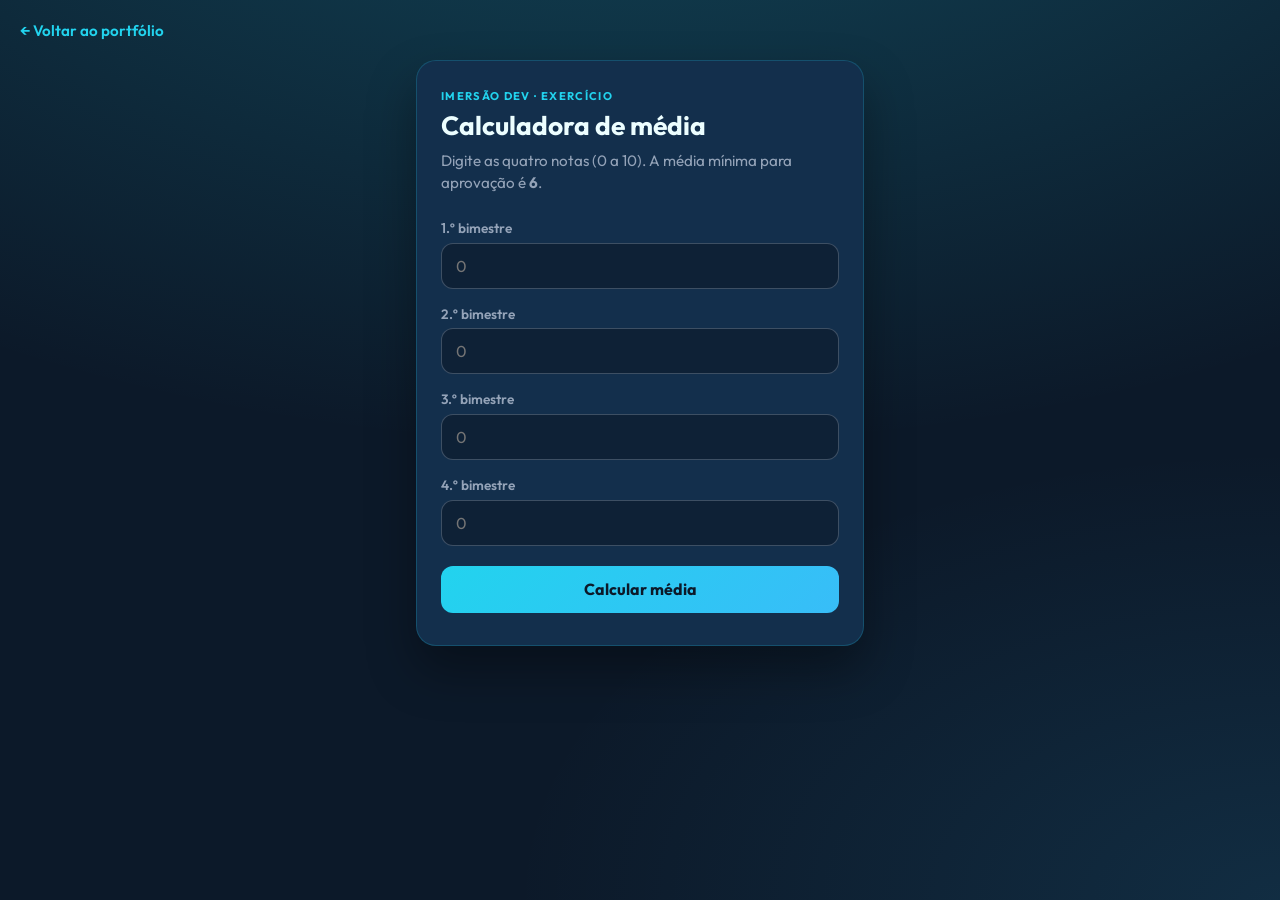
<file: calculadora-media/index.html>
<!DOCTYPE html>
<html lang="pt-BR">
<head>
  <meta charset="UTF-8">
  <meta name="viewport" content="width=device-width, initial-scale=1">
  <meta name="description" content="Calculadora de média escolar — quatro notas, média 6 para aprovação.">
  <title>Calculadora de média</title>
  <link rel="preconnect" href="https://fonts.googleapis.com">
  <link rel="preconnect" href="https://fonts.gstatic.com" crossorigin>
  <link href="https://fonts.googleapis.com/css2?family=Outfit:wght@400;600;700&display=swap" rel="stylesheet">
  <link rel="stylesheet" href="styles.css">
</head>
<body>
  <a class="back" href="../index.html">← Voltar ao portfólio</a>

  <main class="panel">
    <p class="eyebrow">Imersão Dev · exercício</p>
    <h1>Calculadora de média</h1>
    <p class="lead">Digite as quatro notas (0 a 10). A média mínima para aprovação é <strong>6</strong>.</p>

    <div class="grid">
      <label class="field">
        <span>1.º bimestre</span>
        <input id="n1" type="number" inputmode="decimal" min="0" max="10" step="0.1" placeholder="0">
      </label>
      <label class="field">
        <span>2.º bimestre</span>
        <input id="n2" type="number" inputmode="decimal" min="0" max="10" step="0.1" placeholder="0">
      </label>
      <label class="field">
        <span>3.º bimestre</span>
        <input id="n3" type="number" inputmode="decimal" min="0" max="10" step="0.1" placeholder="0">
      </label>
      <label class="field">
        <span>4.º bimestre</span>
        <input id="n4" type="number" inputmode="decimal" min="0" max="10" step="0.1" placeholder="0">
      </label>
    </div>

    <button type="button" class="btn" id="btnCalc">Calcular média</button>
    <p class="result" id="result" role="status" aria-live="polite"></p>
  </main>

  <script src="app.js"></script>
</body>
</html>
</file>
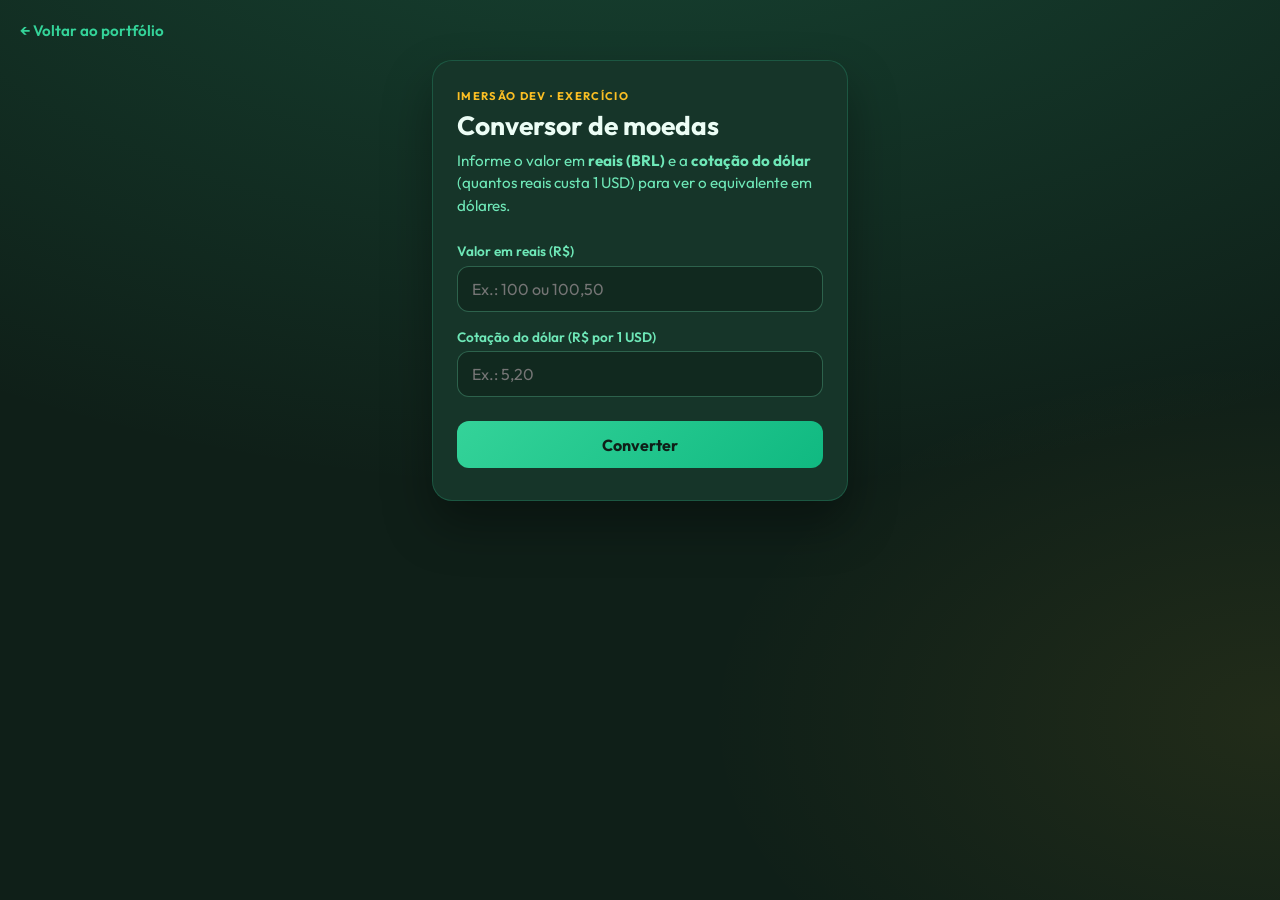
<file: conversor-moedas/index.html>
<!DOCTYPE html>
<html lang="pt-BR">
<head>
  <meta charset="UTF-8">
  <meta name="viewport" content="width=device-width, initial-scale=1">
  <meta name="description" content="Conversor de reais para dólares — informe o valor e a cotação.">
  <title>Conversor de moedas</title>
  <link rel="preconnect" href="https://fonts.googleapis.com">
  <link rel="preconnect" href="https://fonts.gstatic.com" crossorigin>
  <link href="https://fonts.googleapis.com/css2?family=Outfit:wght@400;600;700&display=swap" rel="stylesheet">
  <link rel="stylesheet" href="styles.css">
</head>
<body>
  <a class="back" href="../index.html">← Voltar ao portfólio</a>

  <main class="panel">
    <p class="eyebrow">Imersão Dev · exercício</p>
    <h1>Conversor de moedas</h1>
    <p class="lead">Informe o valor em <strong>reais (BRL)</strong> e a <strong>cotação do dólar</strong> (quantos reais custa 1 USD) para ver o equivalente em dólares.</p>

    <label class="field">
      <span>Valor em reais (R$)</span>
      <input id="reais" type="text" inputmode="decimal" autocomplete="off" placeholder="Ex.: 100 ou 100,50">
    </label>
    <label class="field">
      <span>Cotação do dólar (R$ por 1 USD)</span>
      <input id="cotacao" type="text" inputmode="decimal" autocomplete="off" placeholder="Ex.: 5,20">
    </label>

    <button type="button" class="btn" id="btnConv">Converter</button>
    <p class="result" id="result" role="status" aria-live="polite"></p>
  </main>

  <script src="app.js"></script>
</body>
</html>
</file>
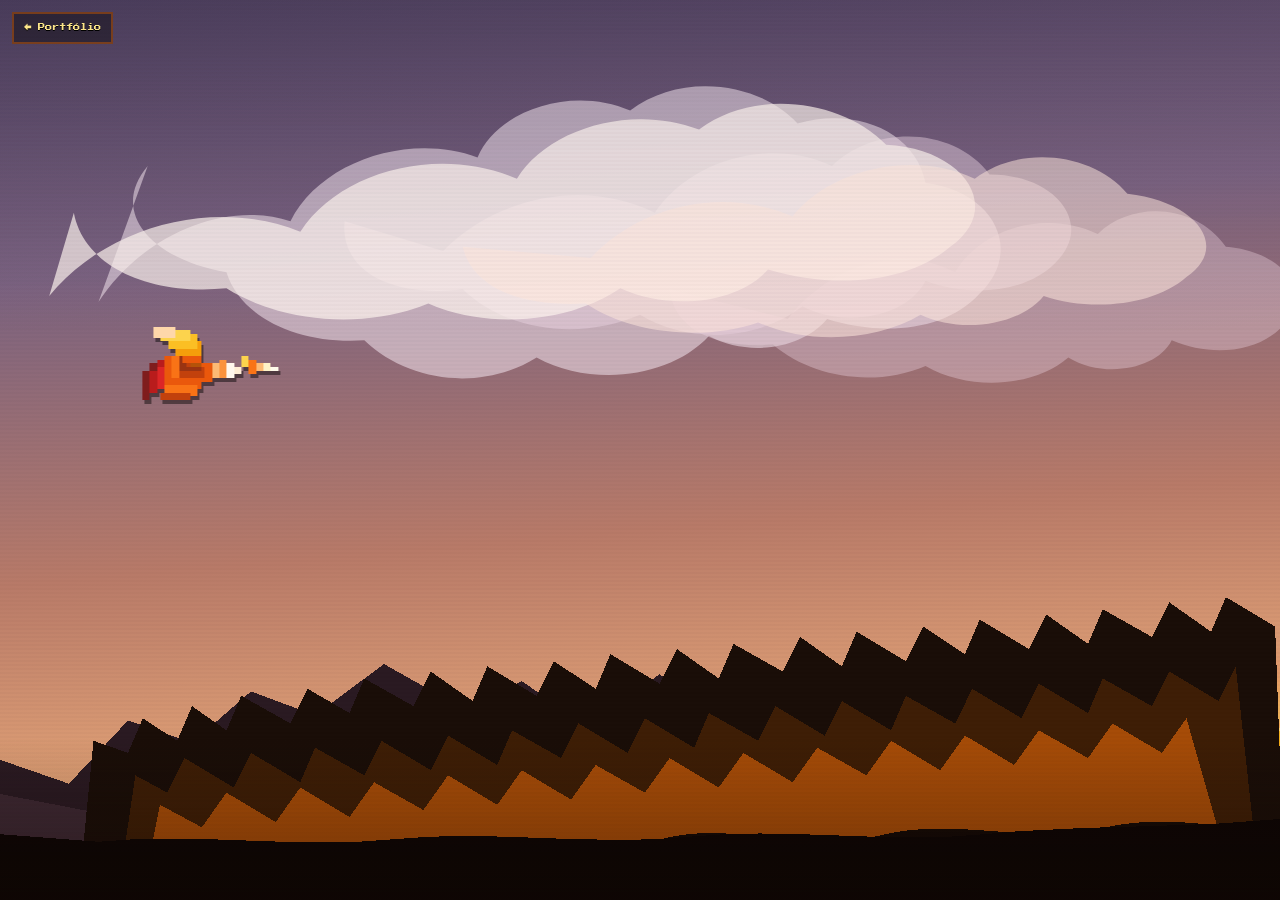
<file: fenix-pixel/index.html>
<!DOCTYPE html>
<html lang="pt-BR">
<head>
  <meta charset="UTF-8">
  <meta name="viewport" content="width=device-width, initial-scale=1, viewport-fit=cover">
  <meta name="description" content="Fênix pixel — outono ao pôr do sol. Cena interativa.">
  <title>Fênix pixel — outono</title>
  <link rel="preconnect" href="https://fonts.googleapis.com">
  <link rel="preconnect" href="https://fonts.gstatic.com" crossorigin>
  <link href="https://fonts.googleapis.com/css2?family=Press+Start+2P&display=swap" rel="stylesheet">
  <link rel="stylesheet" href="styles.css">
</head>
<body>
  <a class="back" href="../index.html">← Portfólio</a>

  <div
    id="scene"
    class="scene"
    role="application"
    aria-label="Cena interativa com fênix."
  >
    <!-- Céu: cor base sólida; profundidade vem das camadas SVG -->
    <div class="bg-sky" aria-hidden="true"></div>

    <svg
      class="landscape-defs"
      aria-hidden="true"
      width="0"
      height="0"
      focusable="false"
      xmlns="http://www.w3.org/2000/svg"
      xmlns:xlink="http://www.w3.org/1999/xlink"
    >
      <defs>
        <!-- Nuvens distantes: formas orgânicas (curvas), não retângulos -->
        <symbol id="tile-cloud-far" viewBox="0 0 520 220">
          <path fill="#f5e6ef" fill-opacity="0.55" d="M40,142c18-32 52-48 78-38 12-28 48-42 76-30 8-22 38-34 62-22 20-18 52-14 68 6 24-8 48 4 52 28 28 4 40 32 22 52-14 18-40 20-62 12-10 14-32 18-48 8-16 20-48 24-70 10-22 16-52 12-70-8-26 2-50-10-56-32-30-6-48-28-32-50z"/>
          <path fill="#edd8e4" fill-opacity="0.45" d="M180,118c22-26 58-34 86-18 14-24 46-36 72-22 18-20 50-18 64 4 26 0 42 22 28 40-12 16-36 18-54 10-8 18-34 22-50 12-18 16-46 18-66 4-24 12-54 8-72-12-28 4-50-8-48-32z"/>
          <path fill="#e8d0dc" fill-opacity="0.4" d="M320,150c16-24 44-36 68-22 10-20 36-30 58-18 14-16 40-14 52 6 22 2 36 20 24 36-10 14-30 16-46 8-6 14-28 18-42 8-14 14-40 16-58 4-20 10-46 6-62-10-22 2-40-6-42-26z"/>
        </symbol>
        <symbol id="tile-cloud-near" viewBox="0 0 520 200">
          <path fill="#fff5f0" fill-opacity="0.7" d="M20,128c24-38 68-52 102-34 16-32 56-46 88-28 12-26 46-40 74-26 22-22 58-16 76 8 32 2 48 34 26 54-18 20-48 22-74 12-12 18-40 22-60 10-20 18-54 22-78 8-26 14-60 10-82-8-32 4-58-12-62-40z"/>
          <path fill="#ffe8dc" fill-opacity="0.55" d="M240,108c20-28 54-38 82-22 14-24 48-36 74-20 18-18 48-14 62 8 28 4 42 28 24 44-14 16-40 18-58 10-10 16-34 20-50 10-18 14-46 16-66 4-22 10-52 6-70-10-26 2-46-8-50-30z"/>
        </symbol>
        <!-- Cordilheira: silhueta irregular -->
        <symbol id="tile-range" viewBox="0 0 520 200">
          <path fill="#2a1a22" d="M0,195 L0,118 L28,132 L52,95 L78,108 L102,78 L128,92 L156,62 L188,88 L212,72 L238,98 L268,68 L302,102 L328,82 L358,108 L388,88 L418,118 L448,98 L478,128 L502,108 L520,122 L520,195 Z"/>
          <path fill="#3d2832" d="M0,195 L0,138 L36,148 L58,118 L88,132 L118,102 L148,122 L178,98 L208,118 L242,108 L272,128 L302,112 L332,132 L362,118 L392,138 L422,122 L452,142 L482,128 L512,148 L520,145 L520,195 Z"/>
        </symbol>
        <!-- Colinas onduladas -->
        <symbol id="tile-hills" viewBox="0 0 520 180">
          <path fill="#3d2618" d="M0,175 C45,120 95,150 140,125 C185,100 230,140 275,118 C320,96 365,138 410,115 C455,92 495,125 520,108 L520,175 L0,175 Z"/>
          <path fill="#4a301c" d="M0,175 C55,145 100,165 155,142 C210,119 255,158 310,138 C365,118 415,152 470,135 C495,125 512,132 520,128 L520,175 L0,175 Z"/>
        </symbol>
        <!-- Bosque: copas irregulares (path), não blocos retangulares -->
        <symbol id="tile-woods" viewBox="0 0 520 260">
          <path fill="#1a0e08" d="M32,255 L38,168 L52,175 L58,155 L72,168 L78,148 L92,162 L98,142 L118,158 L125,138 L142,152 L148,132 L168,148 L175,128 L192,145 L198,125 L218,142 L225,122 L242,138 L248,118 L268,135 L275,115 L292,132 L298,112 L318,128 L325,108 L342,125 L348,105 L368,122 L375,102 L392,118 L398,98 L418,115 L425,95 L442,112 L448,92 L468,108 L475,88 L492,105 L498,85 L518,102 L522,255 Z"/>
          <path fill="#422006" opacity="0.92" d="M48,255 L55,188 L68,198 L75,178 L95,195 L102,175 L122,192 L128,172 L148,188 L155,168 L175,185 L182,165 L202,182 L208,162 L228,178 L235,158 L255,175 L262,155 L282,172 L288,152 L308,168 L315,148 L335,165 L342,145 L362,162 L368,142 L388,158 L395,138 L415,155 L422,135 L442,152 L448,132 L468,148 L475,128 L495,145 L502,125 L512,255 Z"/>
          <path fill="#b45309" opacity="0.88" d="M58,255 L65,205 L82,218 L92,198 L112,215 L122,195 L142,212 L152,192 L172,208 L182,188 L202,205 L212,185 L232,202 L242,182 L262,198 L272,178 L292,195 L302,175 L322,192 L332,172 L352,188 L362,168 L382,185 L392,165 L412,182 L422,162 L442,178 L452,158 L472,175 L482,155 L502,255 Z"/>
        </symbol>
        <!-- Arbustos / frente -->
        <symbol id="tile-fringe" viewBox="0 0 520 100">
          <path fill="#140a06" d="M0,100 C32,72 58,88 88,70 C118,52 148,78 178,62 C208,46 238,72 268,58 C298,44 328,68 358,55 C388,42 418,62 448,50 C478,38 502,55 520,48 L520,100 L0,100 Z"/>
          <path fill="#2a140a" d="M0,100 C38,82 68,92 102,78 C136,64 168,88 202,75 C236,62 268,85 302,72 C336,59 368,80 402,68 C436,56 468,75 502,65 L520,62 L520,100 L0,100 Z"/>
        </symbol>
        <symbol id="tile-soil" viewBox="0 0 520 64">
          <path fill="#0d0604" d="M0,64 L520,64 L520,0 C480,8 440,4 400,12 C360,20 320,6 280,14 C240,22 200,8 160,16 C120,24 80,10 40,18 L0,12 Z"/>
        </symbol>
      </defs>
    </svg>

    <!-- Nuvens de fundo (parallax lento) -->
    <div class="parallax-band parallax-band--cloud-far" aria-hidden="true">
      <div class="parallax-mover" style="--drift: 140s">
        <svg class="parallax-tile parallax-tile--soft" viewBox="0 0 520 220" preserveAspectRatio="none" xmlns="http://www.w3.org/2000/svg" xmlns:xlink="http://www.w3.org/1999/xlink">
          <use href="#tile-cloud-far" xlink:href="#tile-cloud-far" width="520" height="220"/>
        </svg>
        <svg class="parallax-tile parallax-tile--soft" viewBox="0 0 520 220" preserveAspectRatio="none" xmlns="http://www.w3.org/2000/svg" xmlns:xlink="http://www.w3.org/1999/xlink">
          <use href="#tile-cloud-far" xlink:href="#tile-cloud-far" width="520" height="220"/>
        </svg>
      </div>
    </div>

    <div class="sun-assembly" aria-hidden="true">
      <div class="sun-glow"></div>
      <div class="sun-disc"></div>
    </div>

    <div class="parallax-band parallax-band--cloud-near" aria-hidden="true">
      <div class="parallax-mover" style="--drift: 88s">
        <svg class="parallax-tile parallax-tile--soft" viewBox="0 0 520 200" preserveAspectRatio="none" xmlns="http://www.w3.org/2000/svg" xmlns:xlink="http://www.w3.org/1999/xlink">
          <use href="#tile-cloud-near" xlink:href="#tile-cloud-near" width="520" height="200"/>
        </svg>
        <svg class="parallax-tile parallax-tile--soft" viewBox="0 0 520 200" preserveAspectRatio="none" xmlns="http://www.w3.org/2000/svg" xmlns:xlink="http://www.w3.org/1999/xlink">
          <use href="#tile-cloud-near" xlink:href="#tile-cloud-near" width="520" height="200"/>
        </svg>
      </div>
    </div>

    <div class="parallax-band parallax-band--range" aria-hidden="true">
      <div class="parallax-mover" style="--drift: 72s">
        <svg class="parallax-tile" viewBox="0 0 520 200" preserveAspectRatio="none" xmlns="http://www.w3.org/2000/svg" xmlns:xlink="http://www.w3.org/1999/xlink">
          <use href="#tile-range" xlink:href="#tile-range" width="520" height="200"/>
        </svg>
        <svg class="parallax-tile" viewBox="0 0 520 200" preserveAspectRatio="none" xmlns="http://www.w3.org/2000/svg" xmlns:xlink="http://www.w3.org/1999/xlink">
          <use href="#tile-range" xlink:href="#tile-range" width="520" height="200"/>
        </svg>
      </div>
    </div>

    <div class="parallax-band parallax-band--hills" aria-hidden="true">
      <div class="parallax-mover" style="--drift: 52s">
        <svg class="parallax-tile" viewBox="0 0 520 180" preserveAspectRatio="none" xmlns="http://www.w3.org/2000/svg" xmlns:xlink="http://www.w3.org/1999/xlink">
          <use href="#tile-hills" xlink:href="#tile-hills" width="520" height="180"/>
        </svg>
        <svg class="parallax-tile" viewBox="0 0 520 180" preserveAspectRatio="none" xmlns="http://www.w3.org/2000/svg" xmlns:xlink="http://www.w3.org/1999/xlink">
          <use href="#tile-hills" xlink:href="#tile-hills" width="520" height="180"/>
        </svg>
      </div>
    </div>

    <div class="parallax-band parallax-band--woods" aria-hidden="true">
      <div class="parallax-mover" style="--drift: 34s">
        <svg class="parallax-tile" viewBox="0 0 520 260" preserveAspectRatio="none" xmlns="http://www.w3.org/2000/svg" xmlns:xlink="http://www.w3.org/1999/xlink">
          <use href="#tile-woods" xlink:href="#tile-woods" width="520" height="260"/>
        </svg>
        <svg class="parallax-tile" viewBox="0 0 520 260" preserveAspectRatio="none" xmlns="http://www.w3.org/2000/svg" xmlns:xlink="http://www.w3.org/1999/xlink">
          <use href="#tile-woods" xlink:href="#tile-woods" width="520" height="260"/>
        </svg>
      </div>
    </div>

    <div class="parallax-band parallax-band--fringe" aria-hidden="true">
      <div class="parallax-mover" style="--drift: 22s">
        <svg class="parallax-tile" viewBox="0 0 520 100" preserveAspectRatio="none" xmlns="http://www.w3.org/2000/svg" xmlns:xlink="http://www.w3.org/1999/xlink">
          <use href="#tile-fringe" xlink:href="#tile-fringe" width="520" height="100"/>
        </svg>
        <svg class="parallax-tile" viewBox="0 0 520 100" preserveAspectRatio="none" xmlns="http://www.w3.org/2000/svg" xmlns:xlink="http://www.w3.org/1999/xlink">
          <use href="#tile-fringe" xlink:href="#tile-fringe" width="520" height="100"/>
        </svg>
      </div>
    </div>

    <div class="parallax-band parallax-band--soil" aria-hidden="true">
      <div class="parallax-mover" style="--drift: 14s">
        <svg class="parallax-tile" viewBox="0 0 520 64" preserveAspectRatio="none" xmlns="http://www.w3.org/2000/svg" xmlns:xlink="http://www.w3.org/1999/xlink">
          <use href="#tile-soil" xlink:href="#tile-soil" width="520" height="64"/>
        </svg>
        <svg class="parallax-tile" viewBox="0 0 520 64" preserveAspectRatio="none" xmlns="http://www.w3.org/2000/svg" xmlns:xlink="http://www.w3.org/1999/xlink">
          <use href="#tile-soil" xlink:href="#tile-soil" width="520" height="64"/>
        </svg>
      </div>
    </div>

    <div class="mist-near" aria-hidden="true"></div>

    <div id="embers-root" class="embers-root" aria-hidden="true"></div>

    <div id="phoenix" class="phoenix" aria-hidden="true">
      <div class="phoenix__bob">
        <svg
          class="phoenix__svg"
          viewBox="0 0 48 28"
          width="176"
          height="104"
          xmlns="http://www.w3.org/2000/svg"
          shape-rendering="crispEdges"
          focusable="false"
        >
          <!-- Corpo + ponte do ombro (fixos): asas não “flutuam” -->
          <g class="fenix-core">
            <rect x="0" y="12" width="2" height="2" fill="#7f1d1d"/>
            <rect x="0" y="14" width="2" height="4" fill="#7f1d1d"/>
            <rect x="0" y="18" width="2" height="2" fill="#7f1d1d"/>
            <rect x="2" y="10" width="2" height="2" fill="#7f1d1d"/>
            <rect x="2" y="12" width="2" height="6" fill="#b91c1c"/>
            <rect x="4" y="9" width="2" height="2" fill="#b91c1c"/>
            <rect x="4" y="11" width="2" height="6" fill="#dc2626"/>
            <rect x="6" y="8" width="2" height="2" fill="#ea580c"/>
            <rect x="6" y="10" width="2" height="7" fill="#ea580c"/>
            <rect x="8" y="8" width="2" height="8" fill="#f97316"/>
            <rect x="10" y="8" width="2" height="8" fill="#9a3412"/>
            <rect x="12" y="8" width="2" height="8" fill="#c2410c"/>
            <rect x="14" y="9" width="2" height="7" fill="#ea580c"/>
            <rect x="13" y="11" width="1" height="2" fill="#b45309"/>
            <!-- Ponte ombro (mesma linha que a membrana) -->
            <rect x="16" y="10" width="3" height="5" fill="#ea580c"/>
            <rect x="15" y="11" width="2" height="3" fill="#c2410c"/>
            <rect x="19" y="10" width="2" height="4" fill="#fdba74"/>
            <rect x="21" y="9" width="2" height="5" fill="#fb923c"/>
            <rect x="23" y="10" width="2" height="4" fill="#fff7ed"/>
            <rect x="25" y="11" width="2" height="2" fill="#ffedd5"/>
            <rect x="27" y="8" width="2" height="3" fill="#fcd34d"/>
            <rect x="29" y="9" width="2" height="4" fill="#f97316"/>
            <rect x="31" y="10" width="2" height="2" fill="#fdba74"/>
            <rect x="33" y="10" width="2" height="2" fill="#fef3c7"/>
            <rect x="35" y="11" width="2" height="1" fill="#fffbeb"/>
          </g>
          <!-- Membrana (só o que sai do corpo); pivô 17,11 — sem bloco solto -->
          <g class="wing-flap">
            <rect x="13" y="8" width="3" height="3" fill="#b45309"/>
            <rect x="11" y="6" width="5" height="4" fill="#ea580c"/>
            <rect x="9" y="4" width="7" height="4" fill="#f59e0b"/>
            <rect x="7" y="2" width="8" height="4" fill="#fbbf24"/>
            <rect x="5" y="1" width="8" height="3" fill="#fcd34d"/>
            <rect x="3" y="0" width="6" height="3" fill="#fed7aa"/>
            <rect x="12" y="11" width="4" height="2" fill="#9a3412"/>
            <rect x="10" y="12" width="6" height="3" fill="#c2410c"/>
            <rect x="8" y="14" width="8" height="3" fill="#ea580c"/>
            <rect x="6" y="16" width="9" height="3" fill="#f97316"/>
            <rect x="5" y="18" width="8" height="2" fill="#c2410c"/>
          </g>
        </svg>
      </div>
    </div>
  </div>

  <script src="script.js"></script>
</body>
</html>
</file>
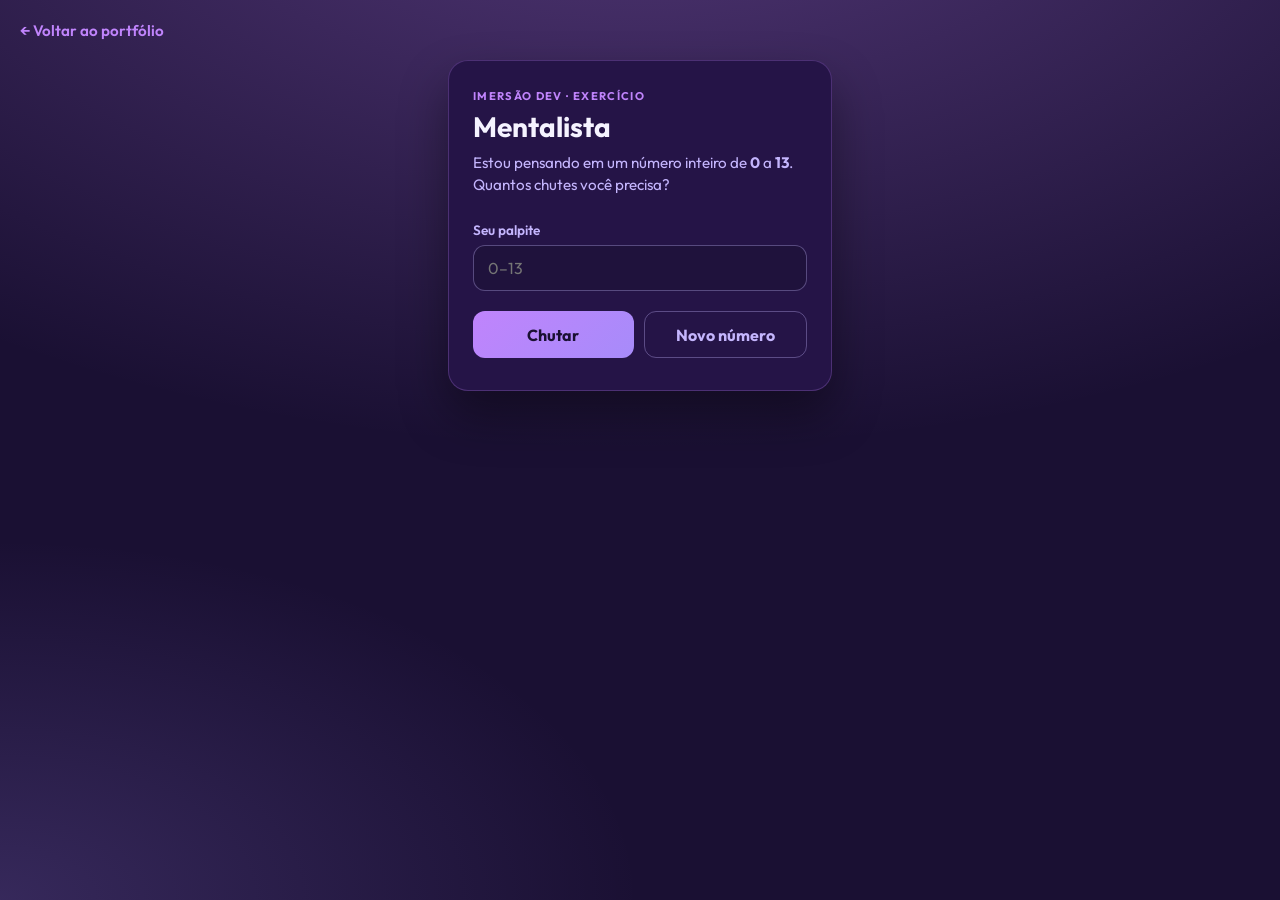
<file: mentalista/index.html>
<!DOCTYPE html>
<html lang="pt-BR">
<head>
  <meta charset="UTF-8">
  <meta name="viewport" content="width=device-width, initial-scale=1">
  <meta name="description" content="Jogo Mentalista — adivinhe o número de 0 a 13.">
  <title>Mentalista</title>
  <link rel="preconnect" href="https://fonts.googleapis.com">
  <link rel="preconnect" href="https://fonts.gstatic.com" crossorigin>
  <link href="https://fonts.googleapis.com/css2?family=Outfit:wght@400;600;700&display=swap" rel="stylesheet">
  <link rel="stylesheet" href="styles.css">
</head>
<body>
  <a class="back" href="../index.html">← Voltar ao portfólio</a>

  <main class="panel">
    <p class="eyebrow">Imersão Dev · exercício</p>
    <h1>Mentalista</h1>
    <p class="lead">Estou pensando em um número inteiro de <strong>0</strong> a <strong>13</strong>. Quantos chutes você precisa?</p>

    <label class="field">
      <span>Seu palpite</span>
      <input id="valor" type="number" inputmode="numeric" min="0" max="13" step="1" placeholder="0–13">
    </label>

    <div class="actions">
      <button type="button" class="btn btn--primary" id="btnChutar">Chutar</button>
      <button type="button" class="btn btn--ghost" id="btnNovo">Novo número</button>
    </div>

    <p class="result" id="resultado" role="status" aria-live="polite"></p>
  </main>

  <script src="app.js"></script>
</body>
</html>
</file>
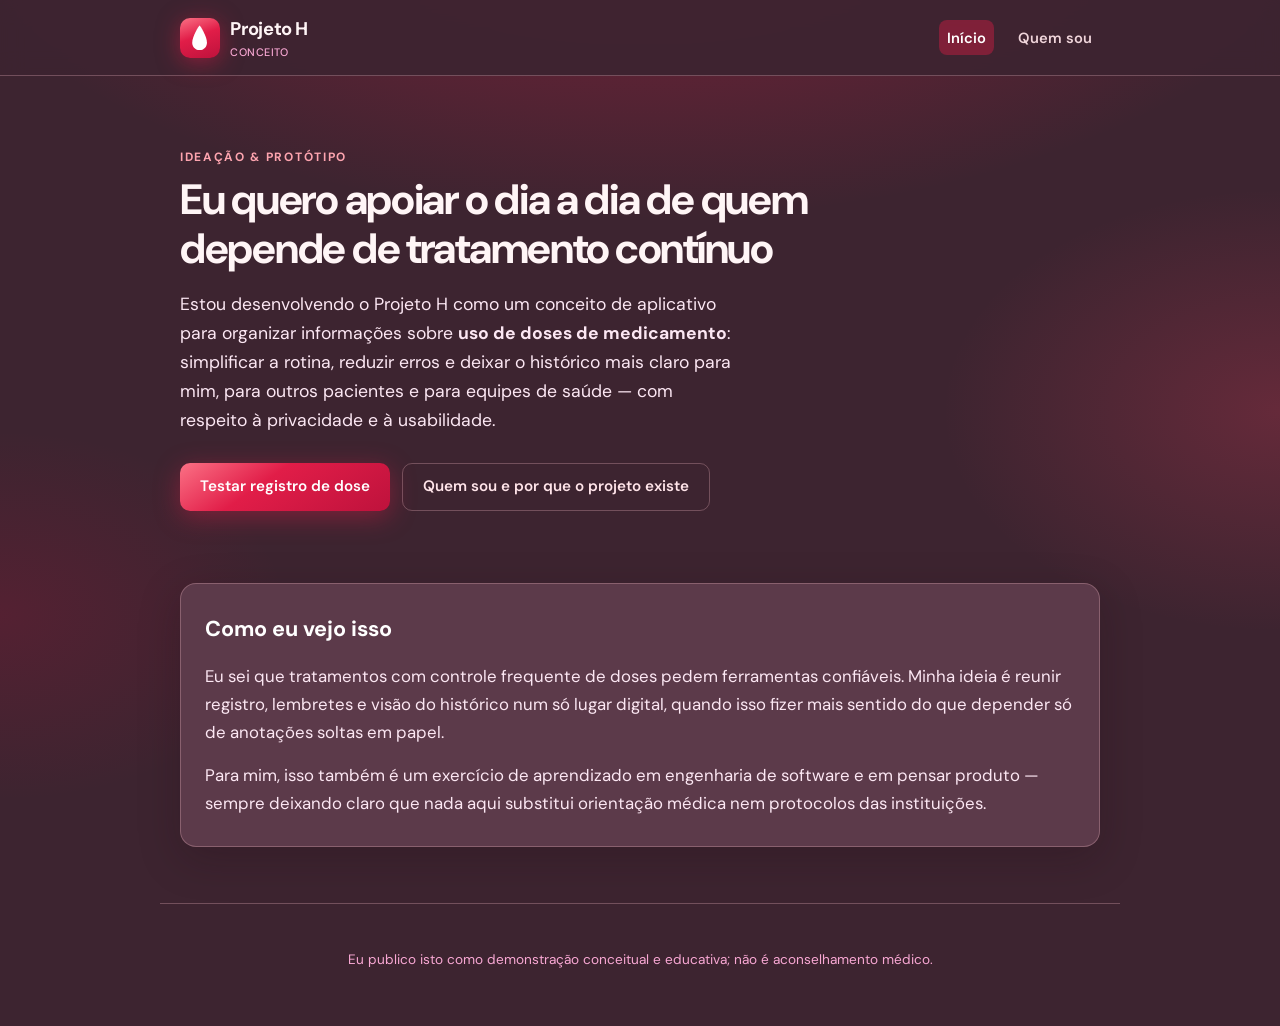
<file: projeto-h/index.html>
<!DOCTYPE html>
<html lang="pt-BR">
<head>
  <meta charset="UTF-8">
  <meta name="viewport" content="width=device-width, initial-scale=1">
  <meta name="description" content="Projeto H — plataforma conceitual para apoiar o registro e o uso de doses em tratamentos contínuos.">
  <title>Projeto H — Início</title>
  <link rel="preconnect" href="https://fonts.googleapis.com">
  <link rel="preconnect" href="https://fonts.gstatic.com" crossorigin>
  <link href="https://fonts.googleapis.com/css2?family=DM+Sans:ital,opsz,wght@0,9..40,400;0,9..40,600;0,9..40,700;1,9..40,400&display=swap" rel="stylesheet">
  <link rel="stylesheet" href="css/styles.css">
</head>
<body>
  <header class="site-header">
    <div class="site-header__inner">
      <a class="logo" href="index.html" aria-current="page">
        <span class="logo__mark" aria-hidden="true">
          <svg class="logo__drop" viewBox="0 0 24 32" xmlns="http://www.w3.org/2000/svg" focusable="false">
            <path fill="currentColor" d="M12 0.5C11.2 0.5 2.5 14.5 2.5 22.5 2.5 28.3 6.7 32.5 12 32.5s9.5-4.2 9.5-10C21.5 14.5 12.8 0.5 12 0.5z"/>
          </svg>
        </span>
        <span class="logo__text">Projeto H <small>Conceito</small></span>
      </a>
      <nav class="nav" aria-label="Principal">
        <a href="index.html" aria-current="page">Início</a>
        <a href="quem-somos.html">Quem sou</a>
      </nav>
    </div>
  </header>

  <main>
    <section class="hero">
      <p class="hero__eyebrow">Ideação &amp; protótipo</p>
      <h1>Eu quero apoiar o dia a dia de quem depende de tratamento contínuo</h1>
      <p class="hero__lead">
        Estou desenvolvendo o Projeto H como um conceito de aplicativo para organizar informações sobre <strong>uso de doses de medicamento</strong>:
        simplificar a rotina, reduzir erros e deixar o histórico mais claro para mim, para outros pacientes e para equipes de saúde — com respeito à privacidade e à usabilidade.
      </p>
      <div class="hero__actions">
        <a class="btn btn--primary" href="formulario.html">Testar registro de dose</a>
        <a class="btn btn--ghost" href="quem-somos.html">Quem sou e por que o projeto existe</a>
      </div>
    </section>

    <section class="panel" aria-labelledby="visao-titulo">
      <h2 id="visao-titulo">Como eu vejo isso</h2>
      <p>
        Eu sei que tratamentos com controle frequente de doses pedem ferramentas confiáveis. Minha ideia é reunir registro, lembretes e visão do histórico
        num só lugar digital, quando isso fizer mais sentido do que depender só de anotações soltas em papel.
      </p>
      <p>
        Para mim, isso também é um exercício de aprendizado em engenharia de software e em pensar produto — sempre deixando claro que nada aqui substitui
        orientação médica nem protocolos das instituições.
      </p>
    </section>
  </main>

  <footer class="site-footer">
    <p>Eu publico isto como demonstração conceitual e educativa; não é aconselhamento médico.</p>
  </footer>
</body>
</html>
</file>
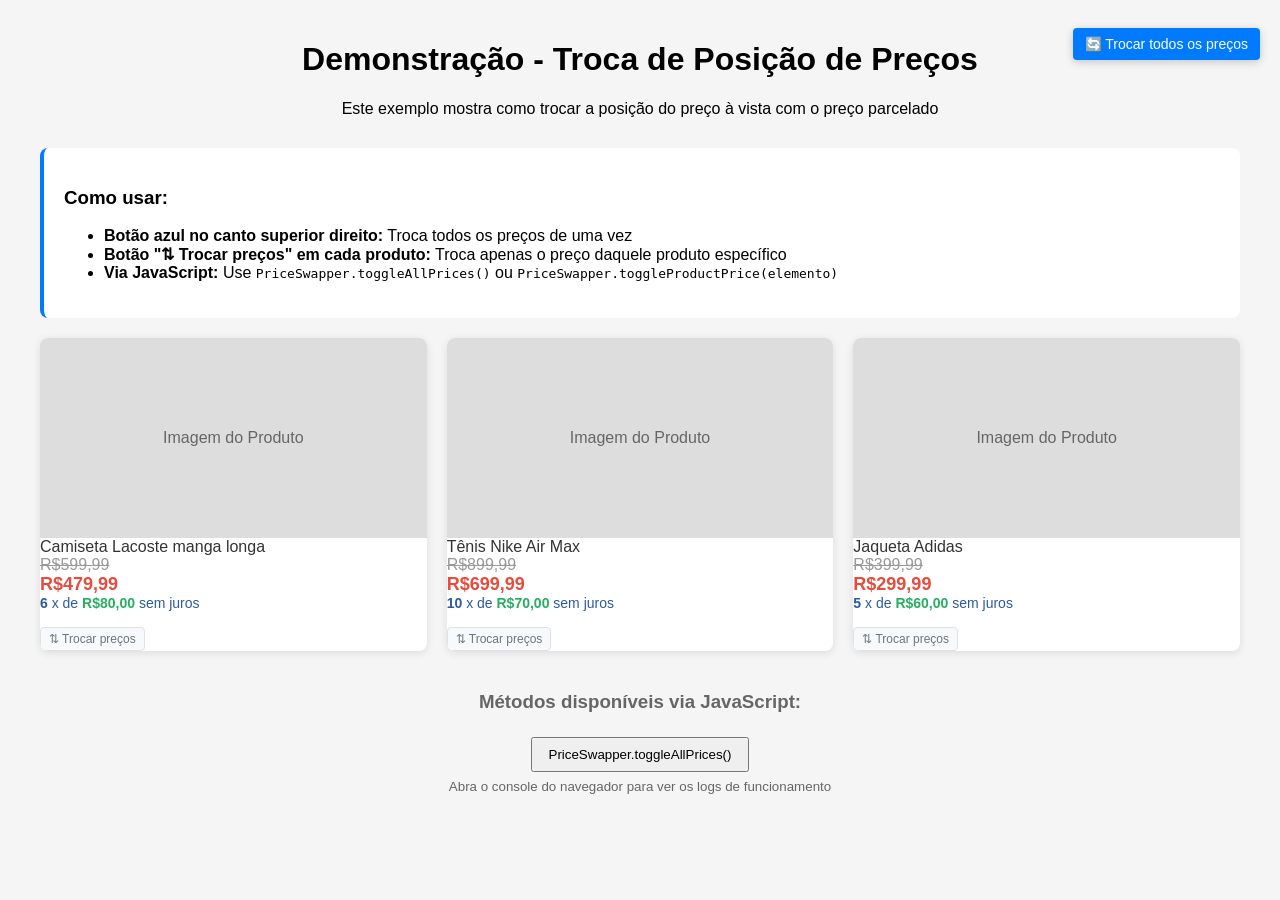
<file: exemplo-uso.html>
<!DOCTYPE html>
<html lang="pt-BR">
<head>
    <meta charset="UTF-8">
    <meta name="viewport" content="width=device-width, initial-scale=1.0">
    <title>Exemplo - Troca de Posição de Preços</title>
    <link rel="stylesheet" href="price-swap.css">
    <style>
        body {
            font-family: Arial, sans-serif;
            max-width: 1200px;
            margin: 0 auto;
            padding: 20px;
            background-color: #f5f5f5;
        }
        
        .product-grid {
            display: grid;
            grid-template-columns: repeat(auto-fit, minmax(300px, 1fr));
            gap: 20px;
            margin-top: 20px;
        }
        
        .product-card {
            background: white;
            border-radius: 8px;
            box-shadow: 0 2px 8px rgba(0,0,0,0.1);
            overflow: hidden;
        }
        
        .product-image {
            width: 100%;
            height: 200px;
            background: #ddd;
            display: flex;
            align-items: center;
            justify-content: center;
            color: #666;
        }
        
        .item-link {
            text-decoration: none;
            color: inherit;
        }
        
        .item-name {
            font-size: 16px;
            font-weight: 500;
            color: #333;
        }
        
        .price-compare {
            text-decoration: line-through;
            color: #999;
            margin-right: 8px;
        }
        
        .item-price {
            font-size: 18px;
            font-weight: bold;
            color: #e74c3c;
        }
        
        .product-installments {
            color: #2c5aa0;
            font-size: 14px;
        }
        
        .product-installment-amount {
            font-weight: bold;
        }
        
        .product-installment-value {
            font-weight: bold;
            color: #27ae60;
        }
        
        .header {
            text-align: center;
            margin-bottom: 30px;
        }
        
        .instructions {
            background: #fff;
            padding: 20px;
            border-radius: 8px;
            margin-bottom: 20px;
            border-left: 4px solid #007bff;
        }
    </style>
</head>
<body>
    <div class="header">
        <h1>Demonstração - Troca de Posição de Preços</h1>
        <p>Este exemplo mostra como trocar a posição do preço à vista com o preço parcelado</p>
    </div>
    
    <div class="instructions">
        <h3>Como usar:</h3>
        <ul>
            <li><strong>Botão azul no canto superior direito:</strong> Troca todos os preços de uma vez</li>
            <li><strong>Botão "⇅ Trocar preços" em cada produto:</strong> Troca apenas o preço daquele produto específico</li>
            <li><strong>Via JavaScript:</strong> Use <code>PriceSwapper.toggleAllPrices()</code> ou <code>PriceSwapper.toggleProductPrice(elemento)</code></li>
        </ul>
    </div>

    <div class="product-grid">
        <!-- Produto 1 -->
        <div class="product-card">
            <div class="product-image">Imagem do Produto</div>
            <div class="item-description py-4 px-3" data-store="product-item-info-264505755">
                <a href="#" title="Camiseta Lacoste manga longa" aria-label="Camiseta Lacoste manga longa" class="item-link">
                    <div class="js-item-name item-name mb-3" data-store="product-item-name-264505755">Camiseta Lacoste manga longa</div>
                    <div class="item-price-container mb-1" data-store="product-item-price-264505755">
                        <span class="js-compare-price-display price-compare" style="display:inline-block;">
                            R$599,99
                        </span>
                        <span class="js-price-display item-price" data-product-price="47999">
                            R$479,99
                        </span>
                    </div>
                </a>
                <div class="js-max-installments-container js-max-installments item-installments">
                    <div class="js-max-installments product-installments installment-no-interest">
                        <span class="js-installment-amount product-installment-amount">6</span>
                        <span>x de</span>
                        <span class="js-installment-price product-installment-value">R$80,00</span>
                        <span>sem juros</span>
                    </div>
                </div>
            </div>
        </div>

        <!-- Produto 2 -->
        <div class="product-card">
            <div class="product-image">Imagem do Produto</div>
            <div class="item-description py-4 px-3" data-store="product-item-info-264505756">
                <a href="#" title="Tênis Nike Air Max" aria-label="Tênis Nike Air Max" class="item-link">
                    <div class="js-item-name item-name mb-3" data-store="product-item-name-264505756">Tênis Nike Air Max</div>
                    <div class="item-price-container mb-1" data-store="product-item-price-264505756">
                        <span class="js-compare-price-display price-compare" style="display:inline-block;">
                            R$899,99
                        </span>
                        <span class="js-price-display item-price" data-product-price="69999">
                            R$699,99
                        </span>
                    </div>
                </a>
                <div class="js-max-installments-container js-max-installments item-installments">
                    <div class="js-max-installments product-installments installment-no-interest">
                        <span class="js-installment-amount product-installment-amount">10</span>
                        <span>x de</span>
                        <span class="js-installment-price product-installment-value">R$70,00</span>
                        <span>sem juros</span>
                    </div>
                </div>
            </div>
        </div>

        <!-- Produto 3 -->
        <div class="product-card">
            <div class="product-image">Imagem do Produto</div>
            <div class="item-description py-4 px-3" data-store="product-item-info-264505757">
                <a href="#" title="Jaqueta Adidas" aria-label="Jaqueta Adidas" class="item-link">
                    <div class="js-item-name item-name mb-3" data-store="product-item-name-264505757">Jaqueta Adidas</div>
                    <div class="item-price-container mb-1" data-store="product-item-price-264505757">
                        <span class="js-compare-price-display price-compare" style="display:inline-block;">
                            R$399,99
                        </span>
                        <span class="js-price-display item-price" data-product-price="29999">
                            R$299,99
                        </span>
                    </div>
                </a>
                <div class="js-max-installments-container js-max-installments item-installments">
                    <div class="js-max-installments product-installments installment-no-interest">
                        <span class="js-installment-amount product-installment-amount">5</span>
                        <span>x de</span>
                        <span class="js-installment-price product-installment-value">R$60,00</span>
                        <span>sem juros</span>
                    </div>
                </div>
            </div>
        </div>
    </div>

    <div style="margin-top: 40px; text-align: center; color: #666;">
        <h3>Métodos disponíveis via JavaScript:</h3>
        <button onclick="PriceSwapper.toggleAllPrices()" style="margin: 5px; padding: 8px 16px;">
            PriceSwapper.toggleAllPrices()
        </button>
        <br>
        <small>Abra o console do navegador para ver os logs de funcionamento</small>
    </div>

    <script src="price-swap.js"></script>
</body>
</html>
</file>
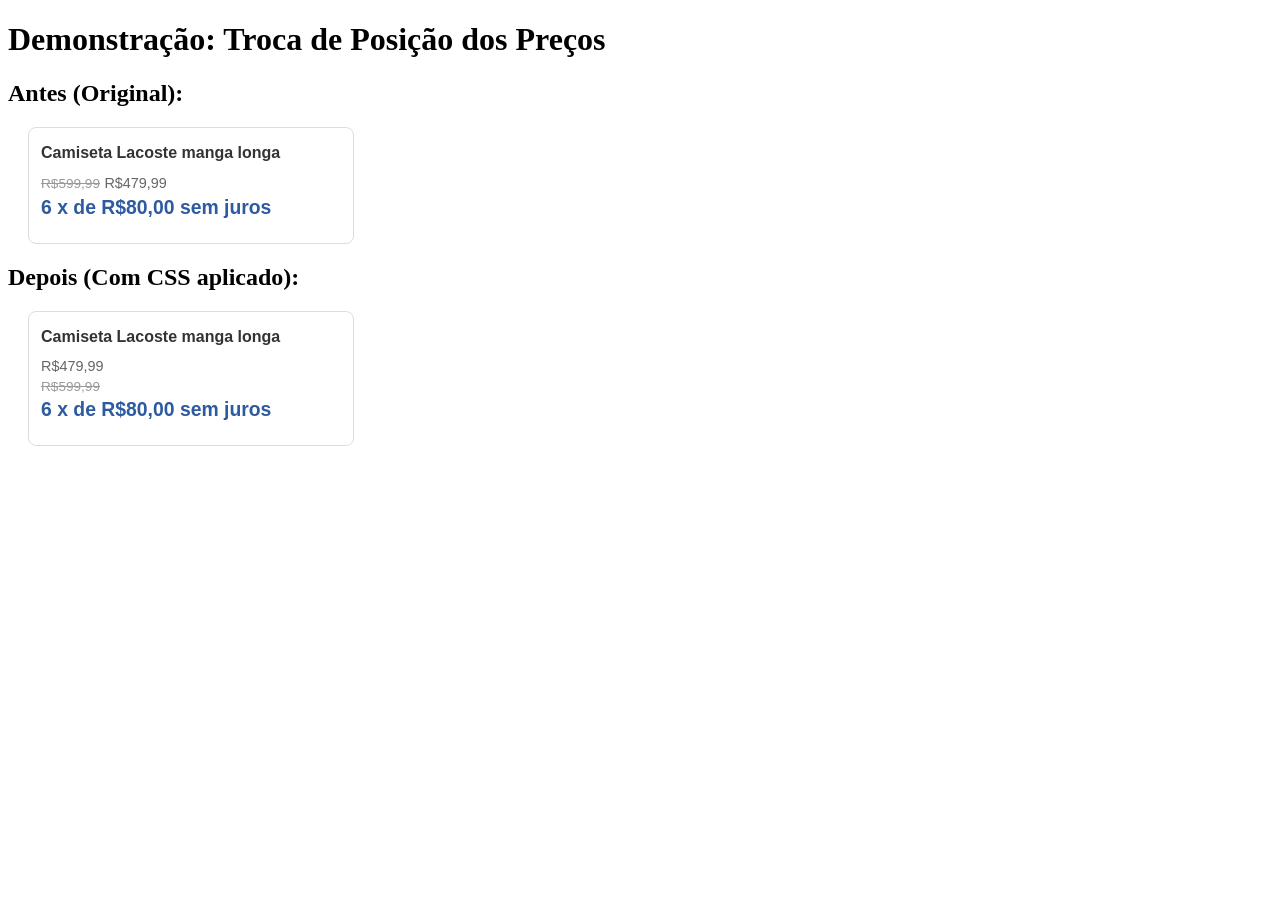
<file: swap-price-position.html>
<!DOCTYPE html>
<html lang="pt-BR">
<head>
    <meta charset="UTF-8">
    <meta name="viewport" content="width=device-width, initial-scale=1.0">
    <title>Troca de Posição - Preço à Vista e Parcelado</title>
    <style>
        /* CSS para reorganizar a posição dos preços */
        .item-price-container {
            display: flex;
            flex-direction: column;
            gap: 5px;
        }

        /* Reordenar elementos usando CSS Order */
        .item-price-container .js-price-display {
            order: 2; /* Preço à vista vai para baixo */
        }

        .item-price-container .js-compare-price-display {
            order: 3; /* Preço comparativo vai para o final */
        }

        .js-max-installments-container {
            order: 1; /* Preço parcelado vai para cima */
            margin-bottom: 8px;
        }

        /* Estilização adicional para melhor visualização */
        .js-max-installments {
            font-weight: bold;
            color: #2d5aa0;
            font-size: 1.1em;
        }

        .js-price-display {
            font-size: 0.9em;
            color: #666;
        }

        .price-compare {
            text-decoration: line-through;
            color: #999;
            font-size: 0.85em;
        }

        /* Container do produto para demonstração */
        .item-description {
            max-width: 300px;
            border: 1px solid #ddd;
            border-radius: 8px;
            margin: 20px;
            font-family: Arial, sans-serif;
        }

        .item-name {
            font-weight: bold;
            color: #333;
        }

        .item-link {
            text-decoration: none;
            color: inherit;
        }

        .py-4 { padding-top: 1rem; padding-bottom: 1rem; }
        .px-3 { padding-left: 0.75rem; padding-right: 0.75rem; }
        .mb-1 { margin-bottom: 0.25rem; }
        .mb-3 { margin-bottom: 0.75rem; }
    </style>
</head>
<body>
    <h1>Demonstração: Troca de Posição dos Preços</h1>
    
    <h2>Antes (Original):</h2>
    <div class="item-description py-4 px-3 original" data-store="product-item-info-264505755">
        <a href="#" title="Camiseta Lacoste manga longa" aria-label="Camiseta Lacoste manga longa" class="item-link">
            <div class="js-item-name item-name mb-3" data-store="product-item-name-264505755">Camiseta Lacoste manga longa</div>
            <div class="item-price-container mb-1" data-store="product-item-price-264505755" style="display: block;">
                <span class="js-compare-price-display price-compare" style="display:inline-block;">
                    R$599,99
                </span>
                <span class="js-price-display item-price" data-product-price="47999">
                    R$479,99
                </span>
            </div>
        </a>
        <div class="js-max-installments-container js-max-installments item-installments">
            <div class="js-max-installments product-installments installment-no-interest">
                <span class="js-installment-amount product-installment-amount">6</span>
                <span>x de</span>
                <span class="js-installment-price product-installment-value">R$80,00</span>
                <span>sem juros</span>
            </div>
        </div>
    </div>

    <h2>Depois (Com CSS aplicado):</h2>
    <div class="item-description py-4 px-3" data-store="product-item-info-264505755">
        <a href="#" title="Camiseta Lacoste manga longa" aria-label="Camiseta Lacoste manga longa" class="item-link">
            <div class="js-item-name item-name mb-3" data-store="product-item-name-264505755">Camiseta Lacoste manga longa</div>
            <div class="item-price-container mb-1" data-store="product-item-price-264505755">
                <span class="js-compare-price-display price-compare" style="display:inline-block;">
                    R$599,99
                </span>
                <span class="js-price-display item-price" data-product-price="47999">
                    R$479,99
                </span>
            </div>
        </a>
        <div class="js-max-installments-container js-max-installments item-installments">
            <div class="js-max-installments product-installments installment-no-interest">
                <span class="js-installment-amount product-installment-amount">6</span>
                <span>x de</span>
                <span class="js-installment-price product-installment-value">R$80,00</span>
                <span>sem juros</span>
            </div>
        </div>
    </div>

    <script>
        // Alternativa usando JavaScript para reorganizar os elementos
        function swapPricePositions() {
            // Seleciona todos os containers de produto
            const productContainers = document.querySelectorAll('[data-store*="product-item-info"]');
            
            productContainers.forEach(container => {
                const priceContainer = container.querySelector('.item-price-container');
                const installmentsContainer = container.querySelector('.js-max-installments-container');
                
                if (priceContainer && installmentsContainer) {
                    // Move o container de parcelas para antes do container de preços
                    priceContainer.parentNode.insertBefore(installmentsContainer, priceContainer);
                }
            });
        }

        // Função para aplicar estilos via JavaScript (alternativa ao CSS)
        function applySwapStyles() {
            const style = document.createElement('style');
            style.textContent = `
                .item-price-container {
                    display: flex;
                    flex-direction: column;
                    gap: 5px;
                }
                
                .item-price-container .js-price-display {
                    order: 2;
                }
                
                .item-price-container .js-compare-price-display {
                    order: 3;
                }
                
                .js-max-installments-container {
                    order: 1;
                    margin-bottom: 8px;
                }
                
                .js-max-installments {
                    font-weight: bold;
                    color: #2d5aa0;
                    font-size: 1.1em;
                }
                
                .js-price-display {
                    font-size: 0.9em;
                    color: #666;
                }
            `;
            document.head.appendChild(style);
        }

        // Executar quando a página carregar
        document.addEventListener('DOMContentLoaded', function() {
            // Uncomment a linha abaixo se quiser usar JavaScript ao invés de CSS
            // swapPricePositions();
            
            console.log('Troca de posição dos preços aplicada via CSS');
        });
    </script>
</body>
</html>
</file>
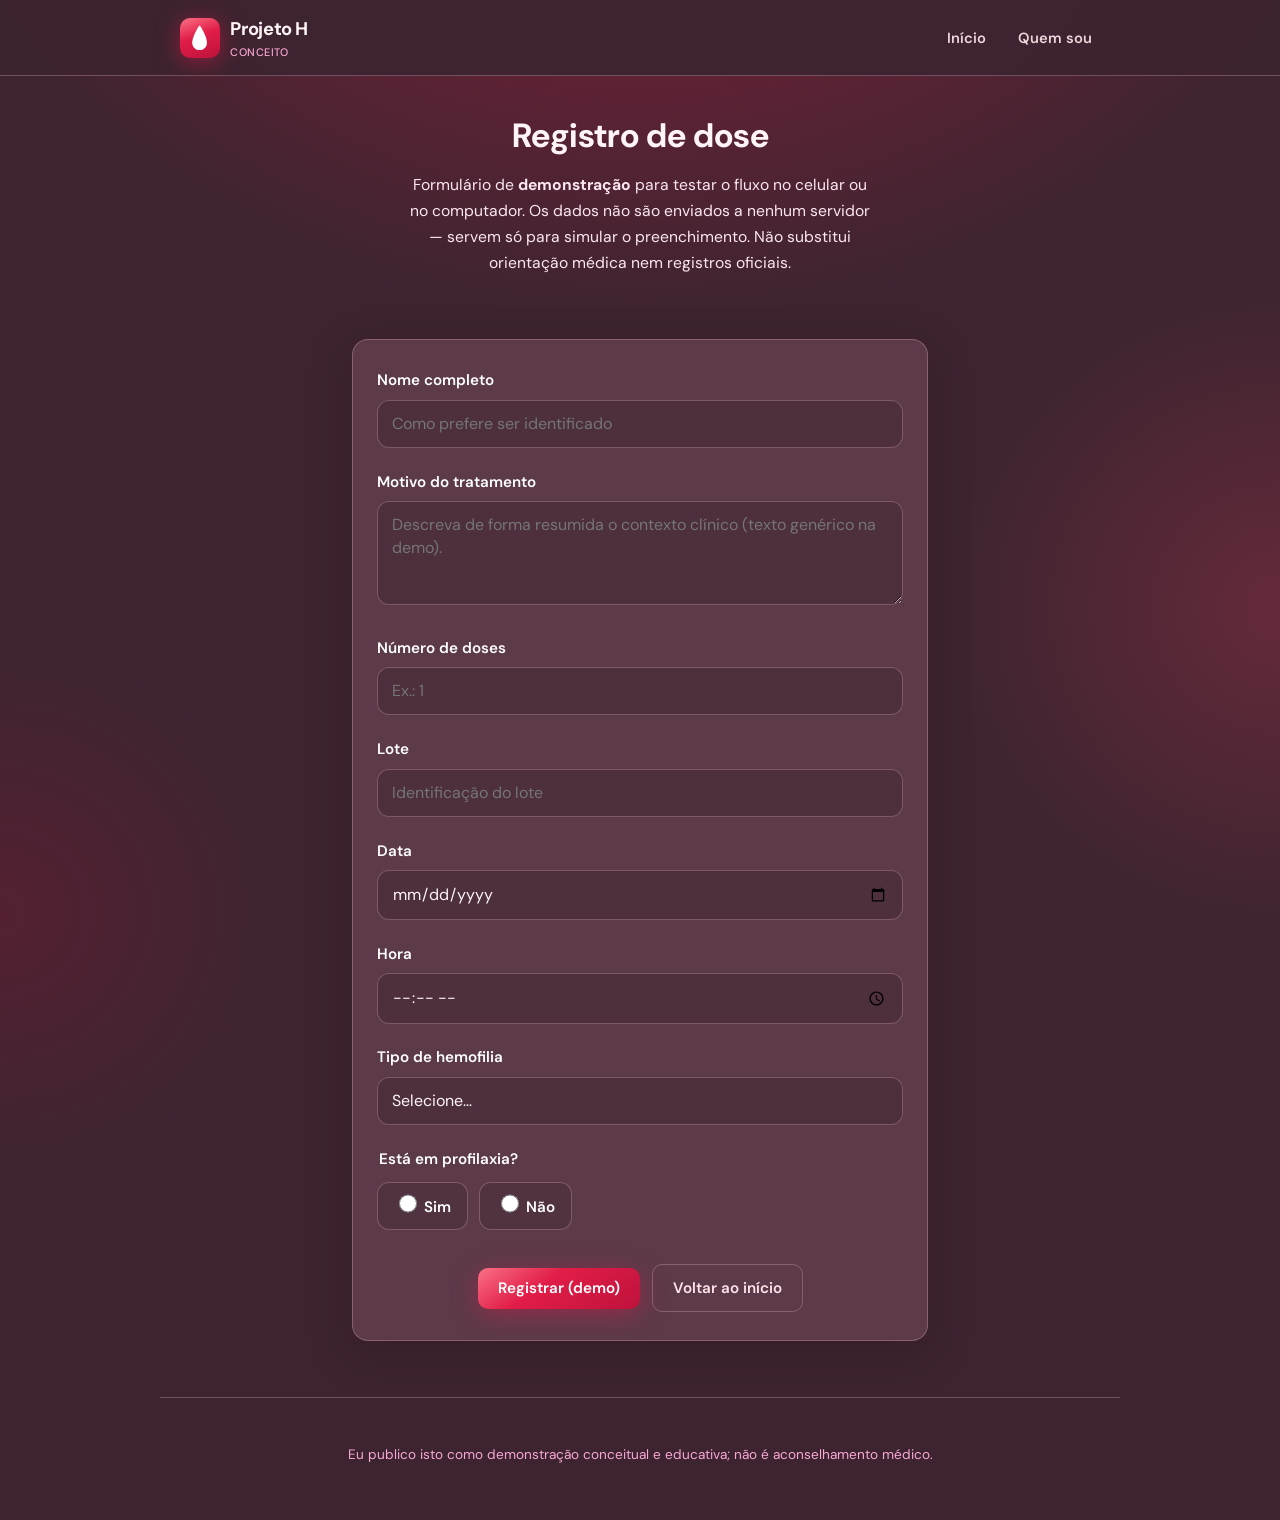
<file: projeto-h/formulario.html>
<!DOCTYPE html>
<html lang="pt-BR">
<head>
  <meta charset="UTF-8">
  <meta name="viewport" content="width=device-width, initial-scale=1">
  <meta name="description" content="Demonstração do formulário de registro de dose — Projeto H.">
  <title>Projeto H — Registro de dose (demo)</title>
  <link rel="preconnect" href="https://fonts.googleapis.com">
  <link rel="preconnect" href="https://fonts.gstatic.com" crossorigin>
  <link href="https://fonts.googleapis.com/css2?family=DM+Sans:ital,opsz,wght@0,9..40,400;0,9..40,600;0,9..40,700;1,9..40,400&display=swap" rel="stylesheet">
  <link rel="stylesheet" href="css/styles.css">
</head>
<body>
  <header class="site-header">
    <div class="site-header__inner">
      <a class="logo" href="index.html">
        <span class="logo__mark" aria-hidden="true">
          <svg class="logo__drop" viewBox="0 0 24 32" xmlns="http://www.w3.org/2000/svg" focusable="false">
            <path fill="currentColor" d="M12 0.5C11.2 0.5 2.5 14.5 2.5 22.5 2.5 28.3 6.7 32.5 12 32.5s9.5-4.2 9.5-10C21.5 14.5 12.8 0.5 12 0.5z"/>
          </svg>
        </span>
        <span class="logo__text">Projeto H <small>Conceito</small></span>
      </a>
      <nav class="nav" aria-label="Principal">
        <a href="index.html">Início</a>
        <a href="quem-somos.html">Quem sou</a>
      </nav>
    </div>
  </header>

  <main class="main-formulario">
    <h1 class="page-title page-title--center">Registro de dose</h1>
    <p class="form-page-intro form-page-intro--center">
      Formulário de <strong>demonstração</strong> para testar o fluxo no celular ou no computador. Os dados não são enviados a nenhum servidor —
      servem só para simular o preenchimento. Não substitui orientação médica nem registros oficiais.
    </p>

    <div class="panel form-dose">
      <form id="formRegistroDose" action="#" method="post" novalidate>
        <div class="form-group">
          <label for="nome">Nome completo</label>
          <input id="nome" name="nome" type="text" autocomplete="name" required maxlength="120" inputmode="text" placeholder="Como prefere ser identificado">
        </div>

        <div class="form-group">
          <label for="motivo_tratamento">Motivo do tratamento</label>
          <textarea id="motivo_tratamento" name="motivo_tratamento" required maxlength="2000" placeholder="Descreva de forma resumida o contexto clínico (texto genérico na demo)."></textarea>
        </div>

        <div class="form-group">
          <label for="numero_doses">Número de doses</label>
          <input id="numero_doses" name="numero_doses" type="number" inputmode="numeric" min="1" max="999" step="1" required placeholder="Ex.: 1">
        </div>

        <div class="form-group">
          <label for="lote">Lote</label>
          <input id="lote" name="lote" type="text" autocomplete="off" required maxlength="80" placeholder="Identificação do lote">
        </div>

        <div class="form-group">
          <label for="data_aplicacao">Data</label>
          <input id="data_aplicacao" name="data_aplicacao" type="date" required>
        </div>

        <div class="form-group">
          <label for="hora_aplicacao">Hora</label>
          <input id="hora_aplicacao" name="hora_aplicacao" type="time" required>
        </div>

        <div class="form-group">
          <label for="tipo_hemofilia" class="form-label">Tipo de hemofilia</label>
          <select id="tipo_hemofilia" name="tipo_hemofilia" required>
            <option value="">Selecione…</option>
            <option value="a">Hemofilia A</option>
            <option value="b">Hemofilia B</option>
            <option value="c">Hemofilia C</option>
            <option value="outro">Outro / em investigação</option>
            <option value="nao_informar">Prefiro não informar</option>
          </select>
        </div>

        <fieldset class="form-group" aria-required="true">
          <legend>Está em profilaxia?</legend>
          <div class="form-radio-group">
            <label class="form-radio-option">
              <input type="radio" name="profilaxia" value="sim" required>
              Sim
            </label>
            <label class="form-radio-option">
              <input type="radio" name="profilaxia" value="nao">
              Não
            </label>
          </div>
        </fieldset>

        <div class="form-actions">
          <button type="submit" class="btn btn--primary">Registrar (demo)</button>
          <a class="btn btn--ghost" href="index.html">Voltar ao início</a>
        </div>
      </form>

      <p class="form-feedback" id="formFeedback" role="status" aria-live="polite" hidden></p>
    </div>
  </main>

  <footer class="site-footer">
    <p>Eu publico isto como demonstração conceitual e educativa; não é aconselhamento médico.</p>
  </footer>

  <script src="js/formulario.js"></script>
</body>
</html>
</file>
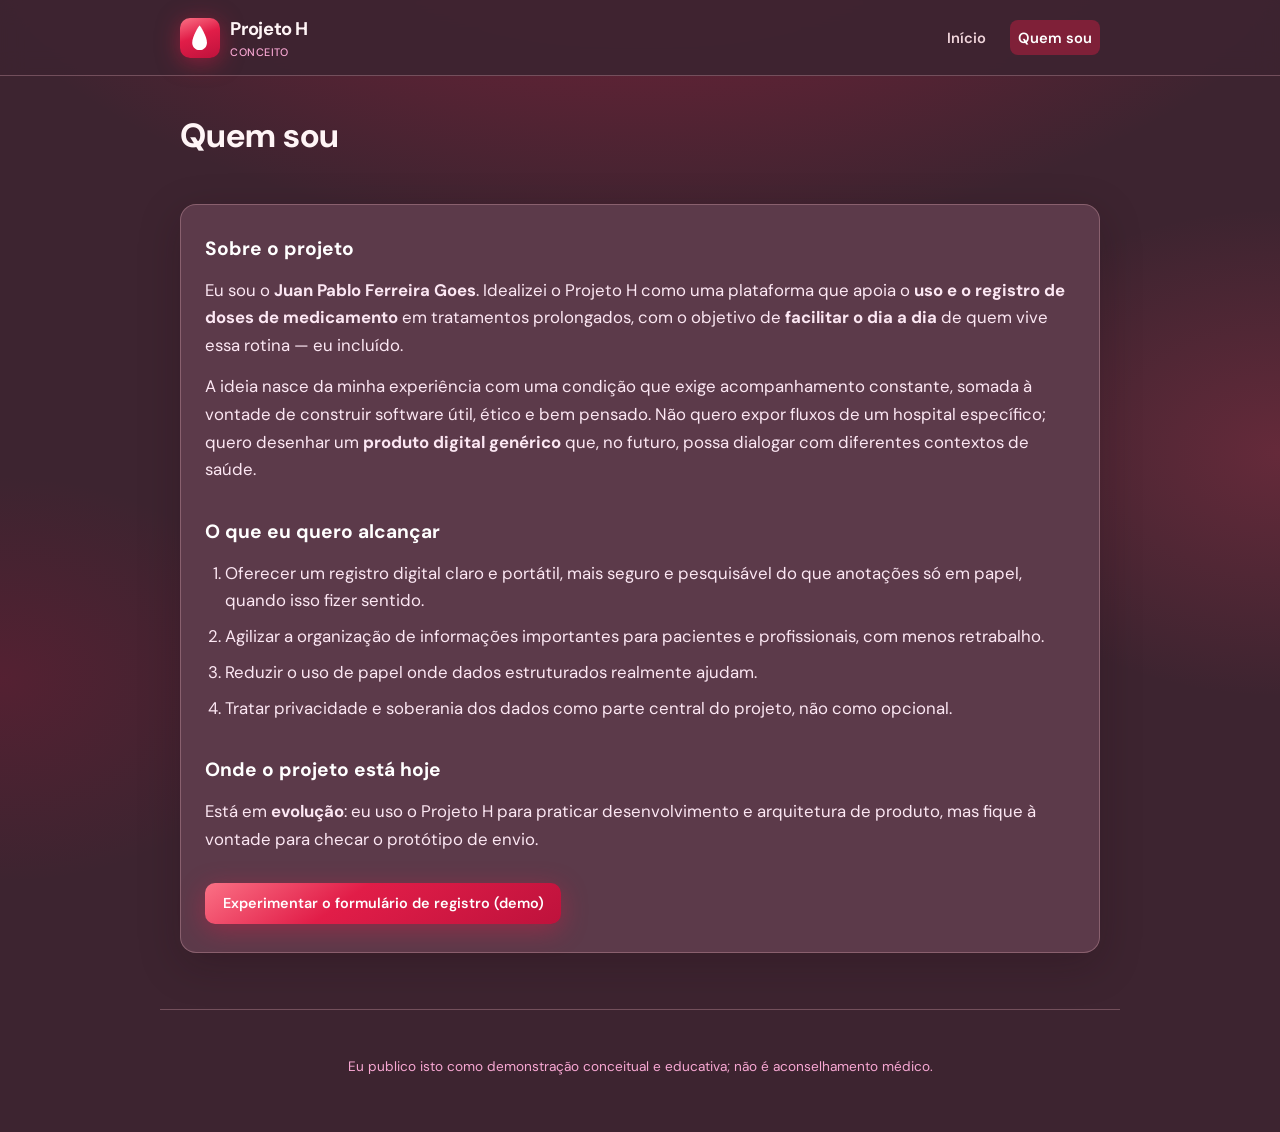
<file: projeto-h/quem-somos.html>
<!DOCTYPE html>
<html lang="pt-BR">
<head>
  <meta charset="UTF-8">
  <meta name="viewport" content="width=device-width, initial-scale=1">
  <meta name="description" content="Origem e objetivos do Projeto H — plataforma para apoio ao registro de doses.">
  <title>Projeto H — Quem sou</title>
  <link rel="preconnect" href="https://fonts.googleapis.com">
  <link rel="preconnect" href="https://fonts.gstatic.com" crossorigin>
  <link href="https://fonts.googleapis.com/css2?family=DM+Sans:ital,opsz,wght@0,9..40,400;0,9..40,600;0,9..40,700;1,9..40,400&display=swap" rel="stylesheet">
  <link rel="stylesheet" href="css/styles.css">
</head>
<body>
  <header class="site-header">
    <div class="site-header__inner">
      <a class="logo" href="index.html">
        <span class="logo__mark" aria-hidden="true">
          <svg class="logo__drop" viewBox="0 0 24 32" xmlns="http://www.w3.org/2000/svg" focusable="false">
            <path fill="currentColor" d="M12 0.5C11.2 0.5 2.5 14.5 2.5 22.5 2.5 28.3 6.7 32.5 12 32.5s9.5-4.2 9.5-10C21.5 14.5 12.8 0.5 12 0.5z"/>
          </svg>
        </span>
        <span class="logo__text">Projeto H <small>Conceito</small></span>
      </a>
      <nav class="nav" aria-label="Principal">
        <a href="index.html">Início</a>
        <a href="quem-somos.html" aria-current="page">Quem sou</a>
      </nav>
    </div>
  </header>

  <main>
    <h1 class="page-title">Quem sou</h1>

    <div class="panel">
      <div class="content-block">
        <h2>Sobre o projeto</h2>
        <p>
          Eu sou o <strong>Juan Pablo Ferreira Goes</strong>. Idealizei o Projeto H como uma plataforma que apoia o <strong>uso e o registro de doses
          de medicamento</strong> em tratamentos prolongados, com o objetivo de <strong>facilitar o dia a dia</strong> de quem vive essa rotina — eu incluído.
        </p>
        <p>
          A ideia nasce da minha experiência com uma condição que exige acompanhamento constante, somada à vontade de construir software útil, ético e bem pensado.
          Não quero expor fluxos de um hospital específico; quero desenhar um <strong>produto digital genérico</strong> que, no futuro, possa dialogar com diferentes contextos de saúde.
        </p>
      </div>

      <div class="content-block">
        <h2>O que eu quero alcançar</h2>
        <ol>
          <li>Oferecer um registro digital claro e portátil, mais seguro e pesquisável do que anotações só em papel, quando isso fizer sentido.</li>
          <li>Agilizar a organização de informações importantes para pacientes e profissionais, com menos retrabalho.</li>
          <li>Reduzir o uso de papel onde dados estruturados realmente ajudam.</li>
          <li>Tratar privacidade e soberania dos dados como parte central do projeto, não como opcional.</li>
        </ol>
      </div>

      <div class="content-block">
        <h2>Onde o projeto está hoje</h2>
        <p>
          Está em <strong>evolução</strong>: eu uso o Projeto H para praticar desenvolvimento e arquitetura de produto, mas fique à vontade para checar o protótipo de envio.
        </p>
        <a class="btn btn--primary btn--compact" href="formulario.html">Experimentar o formulário de registro (demo)</a>
      </div>
    </div>
  </main>

  <footer class="site-footer">
    <p>Eu publico isto como demonstração conceitual e educativa; não é aconselhamento médico.</p>
  </footer>
</body>
</html>
</file>
<file: calculadora-media/styles.css>
:root {
  --bg: #0c1929;
  --card: #132f4c;
  --accent: #22d3ee;
  --accent-dim: rgba(34, 211, 238, 0.15);
  --text: #ecfeff;
  --muted: #94a3b8;
  --ok: #4ade80;
  --fail: #fb7185;
  --font: "Outfit", system-ui, sans-serif;
}

*,
*::before,
*::after {
  box-sizing: border-box;
}

body {
  margin: 0;
  min-height: 100vh;
  font-family: var(--font);
  color: var(--text);
  background: var(--bg);
  background-image:
    radial-gradient(ellipse 100% 80% at 50% -30%, rgba(34, 211, 238, 0.25), transparent),
    radial-gradient(ellipse 60% 50% at 100% 100%, rgba(56, 189, 248, 0.12), transparent);
  padding: 1.25rem;
}

.back {
  display: inline-block;
  margin-bottom: 1.25rem;
  color: var(--accent);
  text-decoration: none;
  font-weight: 600;
  font-size: 0.95rem;
}

.back:hover {
  text-decoration: underline;
}

.back:focus-visible {
  outline: 2px solid var(--accent);
  outline-offset: 3px;
  border-radius: 4px;
}

.panel {
  max-width: 28rem;
  margin: 0 auto;
  padding: 1.75rem 1.5rem 2rem;
  background: var(--card);
  border-radius: 20px;
  border: 1px solid rgba(34, 211, 238, 0.2);
  box-shadow: 0 24px 48px rgba(0, 0, 0, 0.35);
}

.eyebrow {
  margin: 0 0 0.35rem;
  font-size: 0.7rem;
  font-weight: 700;
  letter-spacing: 0.12em;
  text-transform: uppercase;
  color: var(--accent);
}

h1 {
  margin: 0 0 0.5rem;
  font-size: 1.65rem;
  font-weight: 700;
}

.lead {
  margin: 0 0 1.5rem;
  color: var(--muted);
  font-size: 0.95rem;
  line-height: 1.5;
}

.grid {
  display: grid;
  gap: 1rem;
  margin-bottom: 1.25rem;
}

.field {
  display: flex;
  flex-direction: column;
  gap: 0.35rem;
}

.field span {
  font-size: 0.85rem;
  font-weight: 600;
  color: var(--muted);
}

.field input {
  width: 100%;
  padding: 0.75rem 0.9rem;
  font-family: inherit;
  font-size: 1rem;
  border: 1px solid rgba(148, 163, 184, 0.35);
  border-radius: 12px;
  background: rgba(12, 25, 41, 0.6);
  color: var(--text);
}

.field input:focus-visible {
  outline: 2px solid var(--accent);
  outline-offset: 2px;
  border-color: var(--accent);
}

.btn {
  width: 100%;
  padding: 0.85rem 1rem;
  font-family: inherit;
  font-size: 1rem;
  font-weight: 700;
  color: #0c1929;
  background: linear-gradient(135deg, var(--accent), #38bdf8);
  border: none;
  border-radius: 12px;
  cursor: pointer;
  transition: transform 0.15s ease, box-shadow 0.15s ease;
}

.btn:hover {
  transform: translateY(-1px);
  box-shadow: 0 8px 24px rgba(34, 211, 238, 0.35);
}

.btn:focus-visible {
  outline: 2px solid var(--accent);
  outline-offset: 3px;
}

.result {
  margin: 1.25rem 0 0;
  min-height: 3rem;
  padding: 1rem;
  border-radius: 12px;
  font-size: 1rem;
  line-height: 1.45;
  background: var(--accent-dim);
  border: 1px solid rgba(34, 211, 238, 0.25);
}

.result:empty {
  display: none;
}

.result.is-ok {
  color: var(--ok);
  border-color: rgba(74, 222, 128, 0.4);
  background: rgba(74, 222, 128, 0.1);
}

.result.is-fail {
  color: var(--fail);
  border-color: rgba(251, 113, 133, 0.4);
  background: rgba(251, 113, 133, 0.1);
}
</file>
<file: conversor-moedas/styles.css>
:root {
  --bg: #0f1f18;
  --card: #163529;
  --accent: #34d399;
  --accent-glow: rgba(52, 211, 153, 0.2);
  --gold: #fbbf24;
  --text: #ecfdf5;
  --muted: #6ee7b7;
  --font: "Outfit", system-ui, sans-serif;
}

*,
*::before,
*::after {
  box-sizing: border-box;
}

body {
  margin: 0;
  min-height: 100vh;
  font-family: var(--font);
  color: var(--text);
  background: var(--bg);
  background-image:
    radial-gradient(ellipse 100% 80% at 50% -25%, rgba(52, 211, 153, 0.22), transparent),
    radial-gradient(ellipse 45% 40% at 100% 80%, rgba(251, 191, 36, 0.08), transparent);
  padding: 1.25rem;
}

.back {
  display: inline-block;
  margin-bottom: 1.25rem;
  color: var(--accent);
  text-decoration: none;
  font-weight: 600;
  font-size: 0.95rem;
}

.back:hover {
  text-decoration: underline;
}

.back:focus-visible {
  outline: 2px solid var(--accent);
  outline-offset: 3px;
  border-radius: 4px;
}

.panel {
  max-width: 26rem;
  margin: 0 auto;
  padding: 1.75rem 1.5rem 2rem;
  background: var(--card);
  border-radius: 20px;
  border: 1px solid rgba(52, 211, 153, 0.22);
  box-shadow: 0 24px 48px rgba(0, 0, 0, 0.35);
}

.eyebrow {
  margin: 0 0 0.35rem;
  font-size: 0.7rem;
  font-weight: 700;
  letter-spacing: 0.12em;
  text-transform: uppercase;
  color: var(--gold);
}

h1 {
  margin: 0 0 0.5rem;
  font-size: 1.65rem;
  font-weight: 700;
}

.lead {
  margin: 0 0 1.5rem;
  color: var(--muted);
  font-size: 0.95rem;
  line-height: 1.5;
}

.field {
  display: flex;
  flex-direction: column;
  gap: 0.35rem;
  margin-bottom: 1rem;
}

.field span {
  font-size: 0.85rem;
  font-weight: 600;
  color: var(--muted);
}

.field input {
  width: 100%;
  padding: 0.75rem 0.9rem;
  font-family: inherit;
  font-size: 1rem;
  border: 1px solid rgba(110, 231, 183, 0.3);
  border-radius: 12px;
  background: rgba(15, 31, 24, 0.55);
  color: var(--text);
}

.field input:focus-visible {
  outline: 2px solid var(--accent);
  outline-offset: 2px;
}

.btn {
  width: 100%;
  margin-top: 0.5rem;
  padding: 0.85rem 1rem;
  font-family: inherit;
  font-size: 1rem;
  font-weight: 700;
  color: #0f1f18;
  background: linear-gradient(135deg, var(--accent), #10b981);
  border: none;
  border-radius: 12px;
  cursor: pointer;
  transition: transform 0.15s ease, box-shadow 0.15s ease;
}

.btn:hover {
  transform: translateY(-1px);
  box-shadow: 0 8px 24px var(--accent-glow);
}

.btn:focus-visible {
  outline: 2px solid var(--gold);
  outline-offset: 3px;
}

.result {
  margin: 1.25rem 0 0;
  min-height: 2.75rem;
  padding: 1rem;
  border-radius: 12px;
  font-size: 1rem;
  line-height: 1.45;
  background: var(--accent-glow);
  border: 1px solid rgba(52, 211, 153, 0.3);
}

.result:empty {
  display: none;
}

.result.is-warn {
  border-color: rgba(251, 191, 36, 0.45);
  background: rgba(251, 191, 36, 0.1);
  color: #fde68a;
}
</file>
<file: fenix-pixel/styles.css>
/* Fênix pixel — céu estilo “voo” (camadas orgânicas), parallax, voo suave */

:root {
  --ember-1: #fef08a;
  --ember-2: #fb923c;
  --ember-3: #f87171;
  --font-pixel: "Press Start 2P", ui-monospace, monospace;
}

*,
*::before,
*::after {
  box-sizing: border-box;
}

html,
body {
  margin: 0;
  height: 100%;
  overflow: hidden;
  touch-action: none;
}

body {
  font-family: var(--font-pixel);
  background: #1a0f14;
}

.back {
  position: fixed;
  top: 12px;
  left: 12px;
  z-index: 40;
  font-size: 0.45rem;
  line-height: 1.6;
  color: #fde68a;
  text-decoration: none;
  text-shadow: 0 1px 0 #000;
  padding: 8px 10px;
  background: rgba(0, 0, 0, 0.4);
  border: 2px solid rgba(180, 83, 9, 0.55);
  image-rendering: pixelated;
}

.back:hover {
  color: #fff;
}

.back:focus-visible {
  outline: 2px solid #fde047;
  outline-offset: 2px;
}

.scene {
  position: relative;
  width: 100%;
  height: 100vh;
  height: 100dvh;
  min-height: 100dvh;
  max-height: 100dvh;
  cursor: crosshair;
  overflow: hidden;
}

/* Base do céu: tom único suave (o desenho vem dos SVG) */
.bg-sky {
  position: absolute;
  inset: 0;
  z-index: 0;
  background-color: #6b5a72;
  background-image: linear-gradient(
    175deg,
    #4a3d5c 0%,
    #7a6280 28%,
    #b87a68 58%,
    #e8a878 82%,
    #f2c49a 100%
  );
}

.landscape-defs {
  position: absolute;
  width: 0;
  height: 0;
  overflow: hidden;
  pointer-events: none;
}

/* Sol: pôr do sol — baixo, direita, inclinado */
.sun-assembly {
  position: absolute;
  z-index: 5;
  right: -4%;
  bottom: 5%;
  width: min(34vw, 230px);
  height: min(26vw, 176px);
  transform: rotate(-24deg);
  pointer-events: none;
}

.sun-glow {
  position: absolute;
  inset: -48% -58% -38% -48%;
  background: radial-gradient(
    ellipse 50% 40% at 50% 50%,
    rgba(255, 250, 235, 0.7) 0%,
    rgba(251, 191, 36, 0.38) 30%,
    rgba(234, 88, 12, 0.1) 54%,
    transparent 74%
  );
  filter: blur(4px);
}

.sun-disc {
  position: absolute;
  left: 54%;
  top: 60%;
  width: 70%;
  height: 48%;
  transform: translate(-50%, -50%);
  background: linear-gradient(152deg, #fffef5 0%, #fde047 26%, #f59e0b 72%, #dc2626 100%);
  box-shadow:
    0 0 0 3px rgba(254, 215, 120, 0.95),
    0 0 0 8px rgba(251, 146, 60, 0.35),
    inset 0 -6px 0 rgba(185, 28, 28, 0.35);
  border-radius: 52% 48% 50% 50% / 44% 54% 46% 56%;
}

/* Faixas de parallax */
.parallax-band {
  position: absolute;
  left: 0;
  width: 100%;
  overflow: hidden;
  pointer-events: none;
}

.parallax-band--cloud-far {
  top: 0;
  bottom: auto;
  height: 52vh;
  min-height: 160px;
  z-index: 2;
}

.parallax-band--cloud-near {
  top: 6vh;
  bottom: auto;
  height: 42vh;
  min-height: 120px;
  z-index: 4;
}

.parallax-band--range,
.parallax-band--hills,
.parallax-band--woods,
.parallax-band--fringe,
.parallax-band--soil {
  bottom: 0;
  top: auto;
}

.parallax-band--range {
  z-index: 6;
  height: 38vh;
  min-height: 130px;
}

.parallax-band--hills {
  z-index: 7;
  height: 36vh;
  min-height: 120px;
}

.parallax-band--woods {
  z-index: 8;
  height: 50vh;
  min-height: 200px;
}

.parallax-band--fringe {
  z-index: 9;
  height: 16vh;
  min-height: 64px;
}

.parallax-band--soil {
  z-index: 10;
  height: 9vh;
  min-height: 44px;
}

.parallax-mover {
  display: flex;
  width: max-content;
  height: 100%;
  will-change: transform;
  animation: parallax-drift var(--drift, 40s) linear infinite;
}

.parallax-tile {
  display: block;
  width: 100vw;
  min-width: 100vw;
  height: 100%;
  flex-shrink: 0;
  image-rendering: pixelated;
  image-rendering: crisp-edges;
  shape-rendering: crispEdges;
}

/* Nuvens: curvas suaves, sem “serrilhado” de pixel no fundo */
.parallax-tile--soft {
  image-rendering: auto;
  shape-rendering: geometricPrecision;
}

@keyframes parallax-drift {
  from {
    transform: translate3d(0, 0, 0);
  }
  to {
    transform: translate3d(-100vw, 0, 0);
  }
}

.mist-near {
  position: absolute;
  inset: 0;
  z-index: 12;
  pointer-events: none;
  background: linear-gradient(
    to top,
    rgba(18, 8, 4, 0.35) 0%,
    transparent 18%,
    transparent 62%,
    rgba(55, 40, 62, 0.06) 100%
  );
}

.scene::after {
  content: "";
  position: absolute;
  inset: 0;
  pointer-events: none;
  z-index: 13;
  opacity: 0.06;
  background: repeating-linear-gradient(
    0deg,
    transparent,
    transparent 2px,
    rgba(0, 0, 0, 0.28) 2px,
    rgba(0, 0, 0, 0.28) 4px
  );
}

.embers-root {
  position: fixed;
  inset: 0;
  pointer-events: none;
  z-index: 18;
}

.ember {
  position: absolute;
  width: 4px;
  height: 4px;
  margin-left: -2px;
  margin-top: -2px;
  background: var(--ember-1);
  box-shadow: 1px 0 0 var(--ember-2), 0 1px 0 var(--ember-3);
  image-rendering: pixelated;
  animation: ember-float 0.9s ease-out forwards;
  pointer-events: none;
}

@keyframes ember-float {
  0% {
    opacity: 1;
    transform: translate(0, 0) scale(1);
  }
  100% {
    opacity: 0;
    transform: translate(var(--dx, -8px), var(--dy, 18px)) scale(0.3);
  }
}

/* Voo em suspenso (referência: sprite a flutuar) */
.phoenix__bob {
  animation: phoenix-glide 2.6s ease-in-out infinite;
}

@keyframes phoenix-glide {
  0%,
  100% {
    transform: translateY(0) rotate(-1deg);
  }
  50% {
    transform: translateY(-7px) rotate(1.2deg);
  }
}

/* Uma só membrana: pivô no ombro; ângulos curtos = não “descola” */
.wing-flap {
  transform-box: view-box;
  transform-origin: 17px 11px;
  animation: wing-cycle 0.45s linear infinite;
}

@keyframes wing-cycle {
  0%,
  18% {
    transform: rotate(-6deg);
  }
  22%,
  40% {
    transform: rotate(2deg);
  }
  44%,
  62% {
    transform: rotate(10deg);
  }
  66%,
  84% {
    transform: rotate(4deg);
  }
  88%,
  100% {
    transform: rotate(-6deg);
  }
}

@media (prefers-reduced-motion: reduce) {
  .parallax-mover {
    animation: none !important;
  }

  .phoenix__bob,
  .wing-flap {
    animation: none !important;
  }

  .ember {
    animation-duration: 0.01ms !important;
    animation-iteration-count: 1 !important;
  }

  .phoenix--combust {
    animation: none !important;
  }
}

.phoenix {
  position: absolute;
  left: 0;
  top: 0;
  z-index: 15;
  will-change: transform;
  filter: drop-shadow(2px 4px 0 rgba(0, 0, 0, 0.45));
  transition: filter 0.15s ease;
}

.phoenix__svg {
  display: block;
  overflow: visible;
  image-rendering: pixelated;
  image-rendering: crisp-edges;
}

.phoenix--combust {
  filter:
    drop-shadow(0 0 6px #fff)
    drop-shadow(0 0 14px #fde047)
    drop-shadow(0 0 28px #fb923c)
    drop-shadow(0 0 40px #f97316)
    brightness(1.25);
  animation: combust-pulse 0.35s steps(2, end) infinite;
}

@keyframes combust-pulse {
  0%,
  100% {
    filter:
      drop-shadow(0 0 8px #fff)
      drop-shadow(0 0 18px #fde047)
      drop-shadow(0 0 32px #fb923c)
      brightness(1.35);
  }
  50% {
    filter:
      drop-shadow(0 0 14px #fff)
      drop-shadow(0 0 26px #fef08a)
      drop-shadow(0 0 48px #f59e0b)
      brightness(1.55);
  }
}
</file>
<file: mentalista/styles.css>
:root {
  --bg: #1a1033;
  --card: #251447;
  --accent: #c084fc;
  --accent-2: #a78bfa;
  --text: #f5f3ff;
  --muted: #c4b5fd;
  --font: "Outfit", system-ui, sans-serif;
}

*,
*::before,
*::after {
  box-sizing: border-box;
}

body {
  margin: 0;
  min-height: 100vh;
  font-family: var(--font);
  color: var(--text);
  background: var(--bg);
  background-image:
    radial-gradient(ellipse 90% 70% at 50% -20%, rgba(192, 132, 252, 0.35), transparent),
    radial-gradient(ellipse 50% 40% at 0% 100%, rgba(167, 139, 250, 0.2), transparent);
  padding: 1.25rem;
}

.back {
  display: inline-block;
  margin-bottom: 1.25rem;
  color: var(--accent);
  text-decoration: none;
  font-weight: 600;
  font-size: 0.95rem;
}

.back:hover {
  text-decoration: underline;
}

.back:focus-visible {
  outline: 2px solid var(--accent);
  outline-offset: 3px;
  border-radius: 4px;
}

.panel {
  max-width: 24rem;
  margin: 0 auto;
  padding: 1.75rem 1.5rem 2rem;
  background: var(--card);
  border-radius: 20px;
  border: 1px solid rgba(192, 132, 252, 0.25);
  box-shadow: 0 24px 48px rgba(0, 0, 0, 0.4);
}

.eyebrow {
  margin: 0 0 0.35rem;
  font-size: 0.7rem;
  font-weight: 700;
  letter-spacing: 0.12em;
  text-transform: uppercase;
  color: var(--accent);
}

h1 {
  margin: 0 0 0.5rem;
  font-size: 1.75rem;
  font-weight: 700;
}

.lead {
  margin: 0 0 1.5rem;
  color: var(--muted);
  font-size: 0.95rem;
  line-height: 1.5;
}

.field {
  display: flex;
  flex-direction: column;
  gap: 0.35rem;
  margin-bottom: 1.25rem;
}

.field span {
  font-size: 0.85rem;
  font-weight: 600;
  color: var(--muted);
}

.field input {
  width: 100%;
  padding: 0.75rem 0.9rem;
  font-family: inherit;
  font-size: 1rem;
  border: 1px solid rgba(196, 181, 253, 0.35);
  border-radius: 12px;
  background: rgba(26, 16, 51, 0.5);
  color: var(--text);
}

.field input:focus-visible {
  outline: 2px solid var(--accent);
  outline-offset: 2px;
}

.actions {
  display: flex;
  flex-direction: column;
  gap: 0.65rem;
}

.btn {
  padding: 0.8rem 1rem;
  font-family: inherit;
  font-size: 1rem;
  font-weight: 700;
  border-radius: 12px;
  border: none;
  cursor: pointer;
  transition: transform 0.15s ease, box-shadow 0.15s ease;
}

.btn:focus-visible {
  outline: 2px solid var(--accent);
  outline-offset: 3px;
}

.btn--primary {
  color: #1a1033;
  background: linear-gradient(135deg, var(--accent), var(--accent-2));
}

.btn--primary:hover {
  transform: translateY(-1px);
  box-shadow: 0 8px 24px rgba(192, 132, 252, 0.4);
}

.btn--ghost {
  background: transparent;
  color: var(--muted);
  border: 1px solid rgba(196, 181, 253, 0.35);
}

.btn--ghost:hover {
  color: var(--text);
  border-color: var(--accent);
}

.result {
  margin: 1.25rem 0 0;
  min-height: 2.75rem;
  padding: 1rem;
  border-radius: 12px;
  font-size: 1rem;
  line-height: 1.45;
  background: rgba(192, 132, 252, 0.12);
  border: 1px solid rgba(192, 132, 252, 0.25);
}

.result:empty {
  display: none;
}

@media (min-width: 400px) {
  .actions {
    flex-direction: row;
  }

  .actions .btn {
    flex: 1;
  }
}
</file>
<file: projeto-h/css/styles.css>
/* Projeto H — vermelho/vinho mais claro; não reutiliza o card juan */

:root {
  --h-bg: #3d2430;
  --h-surface: #4d2f3d;
  --h-card: #5c3a4a;
  --h-border: rgba(255, 192, 203, 0.28);
  --h-red: #e11d48;
  --h-red-deep: #be123c;
  --h-red-glow: #fda4af;
  --h-text: #fff5f6;
  --h-muted: #f9a8d4;
  --h-cream: #ffe4e9;
  --font: "DM Sans", system-ui, sans-serif;
  --ease: cubic-bezier(0.22, 1, 0.36, 1);
}

*,
*::before,
*::after {
  box-sizing: border-box;
}

html {
  scroll-behavior: smooth;
}

@media (prefers-reduced-motion: reduce) {
  html {
    scroll-behavior: auto;
  }
}

body {
  margin: 0;
  min-height: 100vh;
  font-family: var(--font);
  font-size: 1.05rem;
  line-height: 1.65;
  color: var(--h-text);
  background: var(--h-bg);
  background-image:
    radial-gradient(ellipse 110% 70% at 50% -15%, rgba(225, 29, 72, 0.45), transparent 52%),
    radial-gradient(ellipse 55% 45% at 100% 40%, rgba(244, 63, 94, 0.22), transparent 48%),
    radial-gradient(ellipse 50% 40% at 0% 60%, rgba(190, 18, 60, 0.18), transparent 45%);
}

a {
  color: var(--h-red-glow);
  text-decoration-thickness: 1px;
  text-underline-offset: 3px;
  transition: color 0.2s var(--ease);
}

a:hover {
  color: #fff;
}

a:focus-visible {
  outline: 2px solid var(--h-red-glow);
  outline-offset: 3px;
}

.site-header {
  position: sticky;
  top: 0;
  z-index: 20;
  background: rgba(61, 36, 48, 0.94);
  backdrop-filter: blur(12px);
  border-bottom: 1px solid var(--h-border);
}

.site-header__inner {
  max-width: 960px;
  margin: 0 auto;
  padding: 0.85rem 1.25rem;
  display: flex;
  flex-wrap: wrap;
  align-items: center;
  justify-content: space-between;
  gap: 1rem;
}

.logo {
  display: flex;
  align-items: center;
  gap: 0.65rem;
  text-decoration: none;
  color: inherit;
}

.logo__mark {
  width: 2.5rem;
  height: 2.5rem;
  border-radius: 10px;
  background: linear-gradient(160deg, #fb7185 0%, var(--h-red) 45%, var(--h-red-deep) 100%);
  display: flex;
  align-items: center;
  justify-content: center;
  color: #fff;
  box-shadow: 0 4px 22px rgba(225, 29, 72, 0.5);
}

.logo__drop {
  width: 1.2rem;
  height: 1.55rem;
  display: block;
}

.logo__text {
  font-weight: 700;
  font-size: 1.15rem;
  letter-spacing: -0.02em;
}

.logo__text small {
  display: block;
  font-size: 0.68rem;
  font-weight: 500;
  color: var(--h-muted);
  letter-spacing: 0.04em;
  text-transform: uppercase;
}

.nav {
  display: flex;
  flex-wrap: wrap;
  gap: 0.35rem 1rem;
}

.nav a {
  color: var(--h-cream);
  text-decoration: none;
  font-weight: 600;
  font-size: 0.92rem;
  padding: 0.35rem 0.5rem;
  border-radius: 8px;
  opacity: 0.92;
}

.nav a:hover {
  opacity: 1;
  background: rgba(225, 29, 72, 0.28);
  color: #fff;
}

.nav a[aria-current="page"] {
  background: rgba(225, 29, 72, 0.4);
  color: #fff;
  opacity: 1;
}

main {
  max-width: 960px;
  margin: 0 auto;
  padding: 2rem 1.25rem 3.5rem;
}

/* Página do formulário: bloco centralizado na área útil */
main.main-formulario {
  display: flex;
  flex-direction: column;
  align-items: center;
}

main.main-formulario .page-title--center,
main.main-formulario .form-page-intro--center {
  text-align: center;
  width: 100%;
  max-width: 36rem;
  margin-left: auto;
  margin-right: auto;
}

main.main-formulario .form-page-intro--center {
  max-width: 42ch;
}

main.main-formulario .panel.form-dose {
  width: 100%;
  margin-left: auto;
  margin-right: auto;
}

main.main-formulario .form-dose .form-actions {
  justify-content: center;
}

main.main-formulario .form-feedback {
  width: 100%;
  text-align: center;
}

.hero {
  padding: 2.5rem 0 2rem;
}

.hero__eyebrow {
  margin: 0 0 0.5rem;
  font-size: 0.75rem;
  font-weight: 700;
  letter-spacing: 0.14em;
  text-transform: uppercase;
  color: var(--h-red-glow);
}

.hero h1 {
  margin: 0 0 1rem;
  font-size: clamp(2rem, 5vw, 2.65rem);
  font-weight: 700;
  line-height: 1.15;
  letter-spacing: -0.03em;
  max-width: 22ch;
}

.hero__lead {
  margin: 0 0 1.75rem;
  font-size: 1.1rem;
  color: #fce7f3;
  max-width: 46ch;
}

.hero__actions {
  display: flex;
  flex-wrap: wrap;
  gap: 0.75rem;
}

.btn {
  display: inline-flex;
  align-items: center;
  justify-content: center;
  padding: 0.65rem 1.25rem;
  font-family: inherit;
  font-size: 0.95rem;
  font-weight: 600;
  border-radius: 10px;
  border: none;
  cursor: pointer;
  text-decoration: none;
  transition: transform 0.2s var(--ease), box-shadow 0.2s var(--ease);
}

.btn:focus-visible {
  outline: 2px solid var(--h-red-glow);
  outline-offset: 3px;
}

.btn--primary {
  background: linear-gradient(145deg, #fb7185, var(--h-red) 40%, var(--h-red-deep));
  color: #fff;
  box-shadow: 0 6px 26px rgba(225, 29, 72, 0.42);
}

.btn--primary:hover {
  transform: translateY(-2px);
  box-shadow: 0 10px 34px rgba(225, 29, 72, 0.5);
  color: #fff;
}

.btn--ghost {
  background: transparent;
  color: var(--h-cream);
  border: 1px solid var(--h-border);
}

.btn--ghost:hover {
  background: rgba(255, 255, 255, 0.08);
  color: #fff;
}

.panel {
  margin-top: 2.5rem;
  padding: 1.75rem 1.5rem;
  background: var(--h-card);
  border: 1px solid var(--h-border);
  border-radius: 16px;
  box-shadow: 0 12px 40px rgba(30, 10, 20, 0.25);
}

.panel h2 {
  margin: 0 0 1rem;
  font-size: 1.35rem;
  font-weight: 700;
  color: #fff;
}

.panel p {
  margin: 0 0 1rem;
  color: #fce7f3;
}

.panel p:last-child {
  margin-bottom: 0;
}

.page-title {
  margin: 0 0 0.5rem;
  font-size: clamp(1.75rem, 4vw, 2.1rem);
  font-weight: 700;
}

.page-intro {
  margin: 0 0 2rem;
  color: #fce7f3;
  max-width: 52ch;
}

.content-block {
  margin-bottom: 2rem;
}

.content-block:last-child {
  margin-bottom: 0;
}

.content-block h2 {
  margin: 0 0 0.75rem;
  font-size: 1.2rem;
  font-weight: 700;
  color: #fff;
}

.content-block p,
.content-block li {
  color: #fce7f3;
}

.content-block p {
  margin: 0 0 0.85rem;
}

.content-block ul,
.content-block ol {
  margin: 0;
  padding-left: 1.25rem;
}

.content-block li {
  margin-bottom: 0.5rem;
}

.content-block li:last-child {
  margin-bottom: 0;
}

.site-footer {
  max-width: 960px;
  margin: 0 auto;
  padding: 2rem 1.25rem 2.5rem;
  border-top: 1px solid var(--h-border);
  font-size: 0.85rem;
  color: var(--h-muted);
  text-align: center;
}

/* Botão compacto (ex.: dentro de blocos de texto) */
.btn--compact {
  margin-top: 1rem;
  padding: 0.55rem 1.1rem;
  font-size: 0.9rem;
}

/* Formulário de registro — mobile-first, áreas de toque amplas */
.form-page-intro {
  margin: 0 0 1.5rem;
  color: #fce7f3;
  max-width: 48ch;
  font-size: 0.98rem;
}

.form-dose {
  max-width: 36rem;
  margin-left: auto;
  margin-right: auto;
}

.form-dose .form-group {
  margin-bottom: 1.35rem;
}

.form-dose label,
.form-dose .form-label {
  display: block;
  margin-bottom: 0.4rem;
  font-weight: 600;
  font-size: 0.95rem;
  color: #fff;
}

.form-dose .form-hint {
  margin: 0.25rem 0 0;
  font-size: 0.8rem;
  font-weight: 400;
  color: var(--h-muted);
}

.form-dose input[type="text"],
.form-dose input[type="number"],
.form-dose input[type="date"],
.form-dose input[type="time"],
.form-dose select,
.form-dose textarea {
  width: 100%;
  max-width: 100%;
  padding: 0.75rem 0.9rem;
  font-family: inherit;
  font-size: 1rem;
  line-height: 1.4;
  color: var(--h-text);
  background: var(--h-surface);
  border: 1px solid var(--h-border);
  border-radius: 12px;
  min-height: 2.75rem;
  -webkit-appearance: none;
  appearance: none;
}

.form-dose textarea {
  min-height: 6.5rem;
  resize: vertical;
}

.form-dose input:focus-visible,
.form-dose select:focus-visible,
.form-dose textarea:focus-visible {
  outline: 2px solid var(--h-red-glow);
  outline-offset: 2px;
}

.form-dose fieldset {
  margin: 0 0 1.35rem;
  padding: 0;
  border: none;
}

.form-dose fieldset legend {
  margin-bottom: 0.65rem;
  font-weight: 600;
  font-size: 0.95rem;
  color: #fff;
}

.form-radio-group {
  display: flex;
  flex-wrap: wrap;
  gap: 0.65rem;
}

.form-radio-option {
  display: flex;
  align-items: center;
  gap: 0.5rem;
  min-height: 2.75rem;
  padding: 0.5rem 1rem;
  border-radius: 12px;
  border: 1px solid var(--h-border);
  background: rgba(0, 0, 0, 0.12);
  cursor: pointer;
}

.form-radio-option:has(input:focus-visible) {
  outline: 2px solid var(--h-red-glow);
  outline-offset: 2px;
}

.form-radio-option input {
  width: 1.15rem;
  height: 1.15rem;
  accent-color: var(--h-red);
  flex-shrink: 0;
}

.form-dose .form-actions {
  margin-top: 1.75rem;
  display: flex;
  flex-direction: column;
  gap: 0.75rem;
}

@media (min-width: 480px) {
  .form-dose .form-actions {
    flex-direction: row;
    flex-wrap: wrap;
    align-items: center;
  }
}

.form-dose .btn--ghost {
  text-align: center;
}

.form-feedback {
  display: none;
  margin-top: 1.25rem;
  padding: 1rem 1.1rem;
  border-radius: 12px;
  background: rgba(225, 29, 72, 0.22);
  border: 1px solid var(--h-border);
  color: #fce7f3;
  font-size: 0.95rem;
}

.form-feedback.is-visible {
  display: block;
}
</file>
<file: price-swap.css>
/* CSS para troca de posição entre preço à vista e parcelado */

.price-swap-container {
    position: relative;
    transition: all 0.3s ease;
}

.price-swap-container .item-price-container {
    display: flex;
    flex-direction: column;
    transition: all 0.3s ease;
}

.price-swap-container .js-max-installments-container {
    transition: all 0.3s ease;
    margin-bottom: 8px;
}

/* Estilos para quando os preços estão trocados */
.price-swapped .item-price-container {
    order: 2;
}

.price-swapped .js-max-installments-container {
    order: 1;
    margin-bottom: 0;
    margin-top: 0;
}

/* Animação suave para a troca */
.price-transition {
    opacity: 0.7;
    transform: translateY(-2px);
}

/* Destaque visual para o preço parcelado quando em posição principal */
.price-swapped .js-max-installments-container {
    font-weight: bold;
    color: #2c5aa0;
}

.price-swapped .js-max-installments-container .js-installment-price {
    font-size: 1.1em;
    color: #e74c3c;
}

/* Botão de toggle */
.price-toggle-btn {
    background: #f8f9fa;
    border: 1px solid #dee2e6;
    border-radius: 4px;
    padding: 4px 8px;
    font-size: 12px;
    cursor: pointer;
    margin-top: 8px;
    transition: all 0.2s ease;
    color: #6c757d;
}

.price-toggle-btn:hover {
    background: #e9ecef;
    border-color: #adb5bd;
}

.price-toggle-btn:active {
    transform: translateY(1px);
}

/* Responsividade */
@media (max-width: 768px) {
    .price-swap-container {
        font-size: 14px;
    }
    
    .price-toggle-btn {
        font-size: 11px;
        padding: 3px 6px;
    }
}
</file>
